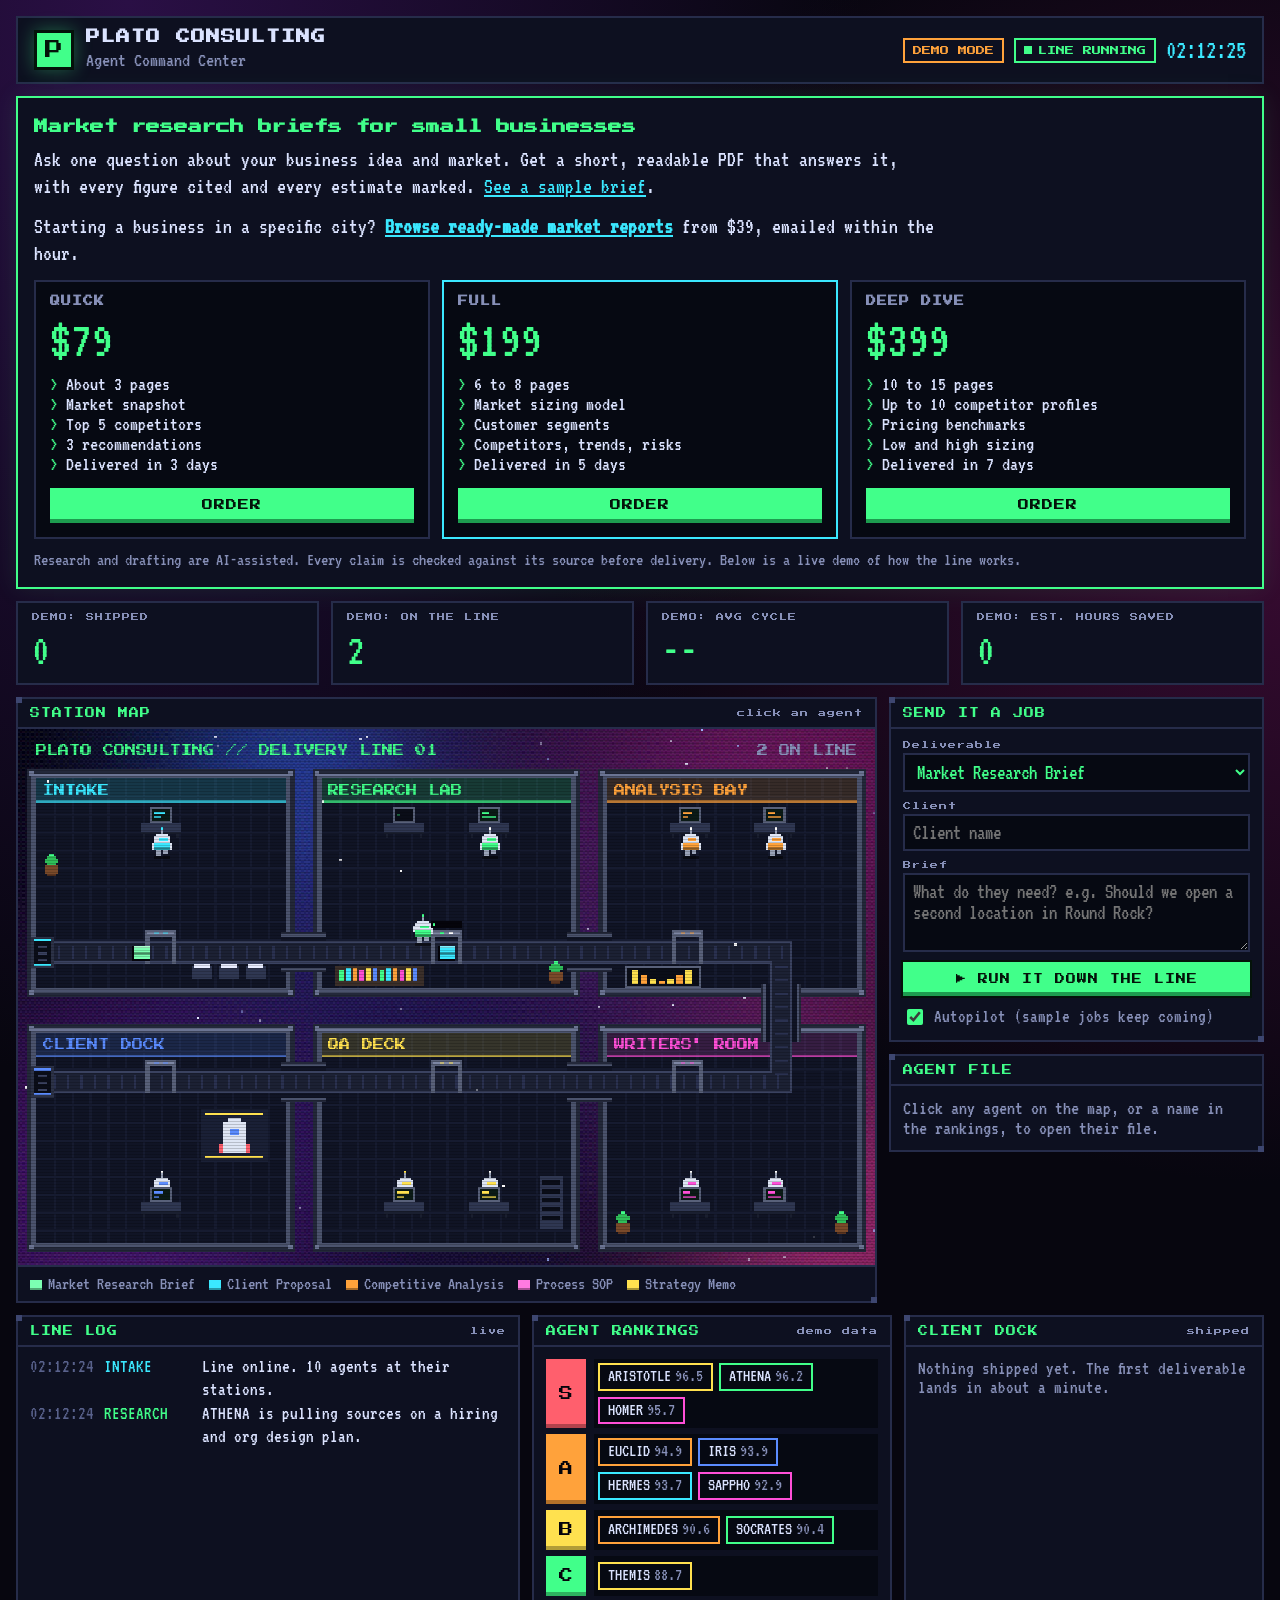
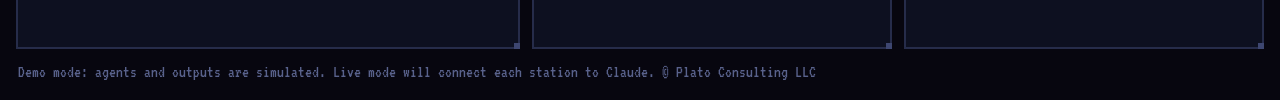
<file: index.html>
<!doctype html>
<html lang="en">
<head>
  <meta charset="utf-8">
  <meta name="viewport" content="width=device-width, initial-scale=1">
  <title>Plato Command Center</title>
  <meta name="description" content="Plato Consulting LLC agent command center: watch AI agents carry client deliverables down the line.">
  <link rel="preconnect" href="https://fonts.googleapis.com">
  <link rel="preconnect" href="https://fonts.gstatic.com" crossorigin>
  <link href="https://fonts.googleapis.com/css2?family=Press+Start+2P&family=VT323&display=swap" rel="stylesheet">
  <link rel="stylesheet" href="styles.css">
</head>
<body>
  <div class="wrap">
    <header class="topbar">
      <div class="brand">
        <div class="mark" aria-hidden="true">P</div>
        <div>
          <h1>PLATO CONSULTING</h1>
          <p>Agent Command Center</p>
        </div>
      </div>
      <div class="status">
        <span class="pill demo" title="Agents and outputs are simulated">DEMO MODE</span>
        <span class="pill live"><i class="dot"></i>LINE RUNNING</span>
        <span class="clock" id="clock">--:--:--</span>
      </div>
    </header>

    <section class="offer" aria-labelledby="offerTitle">
      <div class="offer-intro">
        <h2 id="offerTitle">Market research briefs for small businesses</h2>
        <p>Ask one question about your business idea and market. Get a short, readable PDF that answers it, with every figure cited and every estimate marked. <a href="samples/market-research-brief-sample.html">See a sample brief</a>.</p>
        <p class="ready-made">Starting a business in a specific city? <a href="reports/index.html"><b>Browse ready-made market reports</b></a> from $39, emailed within the hour.</p>
      </div>
      <div class="packages">
        <article class="pkg">
          <h3>QUICK</h3><div class="price">$79</div>
          <ul><li>About 3 pages</li><li>Market snapshot</li><li>Top 5 competitors</li><li>3 recommendations</li><li>Delivered in 3 days</li></ul>
          <a class="buy" href="https://buy.stripe.com/fZu4gzf4Qd2B8Io6IM3Nm00" target="_blank" rel="noopener">ORDER</a>
        </article>
        <article class="pkg featured">
          <h3>FULL</h3><div class="price">$199</div>
          <ul><li>6 to 8 pages</li><li>Market sizing model</li><li>Customer segments</li><li>Competitors, trends, risks</li><li>Delivered in 5 days</li></ul>
          <a class="buy" href="https://buy.stripe.com/8x24gzcWI4w5bUA7MQ3Nm01" target="_blank" rel="noopener">ORDER</a>
        </article>
        <article class="pkg">
          <h3>DEEP DIVE</h3><div class="price">$399</div>
          <ul><li>10 to 15 pages</li><li>Up to 10 competitor profiles</li><li>Pricing benchmarks</li><li>Low and high sizing</li><li>Delivered in 7 days</li></ul>
          <a class="buy" href="https://buy.stripe.com/4gM6oH1e0e6Ff6Mc363Nm02" target="_blank" rel="noopener">ORDER</a>
        </article>
      </div>
      <p class="offer-note">Research and drafting are AI-assisted. Every claim is checked against its source before delivery. Below is a live demo of how the line works.</p>
    </section>

    <section class="kpis" aria-label="Demo line stats">
      <div class="kpi"><div class="label">DEMO: SHIPPED</div><div class="value" id="kShipped">0</div></div>
      <div class="kpi"><div class="label">DEMO: ON THE LINE</div><div class="value" id="kLine">0</div></div>
      <div class="kpi"><div class="label">DEMO: AVG CYCLE</div><div class="value" id="kCycle">--</div></div>
      <div class="kpi"><div class="label">DEMO: EST. HOURS SAVED</div><div class="value" id="kHours">0</div></div>
    </section>

    <main class="grid">
      <section class="panel map-panel">
        <div class="panel-head"><span>STATION MAP</span><span class="hint">click an agent</span></div>
        <div class="map-wrap"><canvas id="map" width="1152" height="720" aria-label="Pixel map of the delivery line"></canvas></div>
        <div class="legend" id="legend"></div>
      </section>

      <aside class="side">
        <section class="panel">
          <div class="panel-head"><span>SEND IT A JOB</span><span class="hint" id="queueHint"></span></div>
          <form class="panel-body job-form" id="jobForm" autocomplete="off">
            <label>Deliverable
              <select id="fType"></select>
            </label>
            <label>Client
              <input id="fClient" type="text" maxlength="40" placeholder="Client name" required>
            </label>
            <label>Brief
              <textarea id="fBrief" rows="3" maxlength="240" placeholder="What do they need? e.g. Should we open a second location in Round Rock?"></textarea>
            </label>
            <button type="submit" class="run">&#9654; RUN IT DOWN THE LINE</button>
            <label class="toggle"><input type="checkbox" id="fAuto" checked> Autopilot (sample jobs keep coming)</label>
          </form>
        </section>

        <section class="panel">
          <div class="panel-head"><span>AGENT FILE</span></div>
          <div class="panel-body" id="inspector"></div>
        </section>
      </aside>

      <div class="bottom">
        <section class="panel">
          <div class="panel-head"><span>LINE LOG</span><span class="hint">live</span></div>
          <div class="log" id="log" role="log" aria-live="polite"></div>
        </section>

        <section class="panel">
          <div class="panel-head"><span>AGENT RANKINGS</span><span class="hint">demo data</span></div>
          <div class="panel-body tiers" id="tiers"></div>
        </section>

        <section class="panel">
          <div class="panel-head"><span>CLIENT DOCK</span><span class="hint">shipped</span></div>
          <div class="panel-body shipped" id="shipped"></div>
        </section>
      </div>
    </main>

    <footer class="foot">Demo mode: agents and outputs are simulated. Live mode will connect each station to Claude. &copy; Plato Consulting LLC</footer>
  </div>

  <dialog id="doc">
    <div class="doc" id="docBody"></div>
    <div class="doc-actions">
      <button type="button" id="docDownload">DOWNLOAD .MD</button>
      <button type="button" id="docClose" class="ghost">CLOSE</button>
    </div>
  </dialog>

  <div id="err" class="err" hidden></div>

  <script src="data.js"></script>
  <script src="app.js"></script>
</body>
</html>
</file>
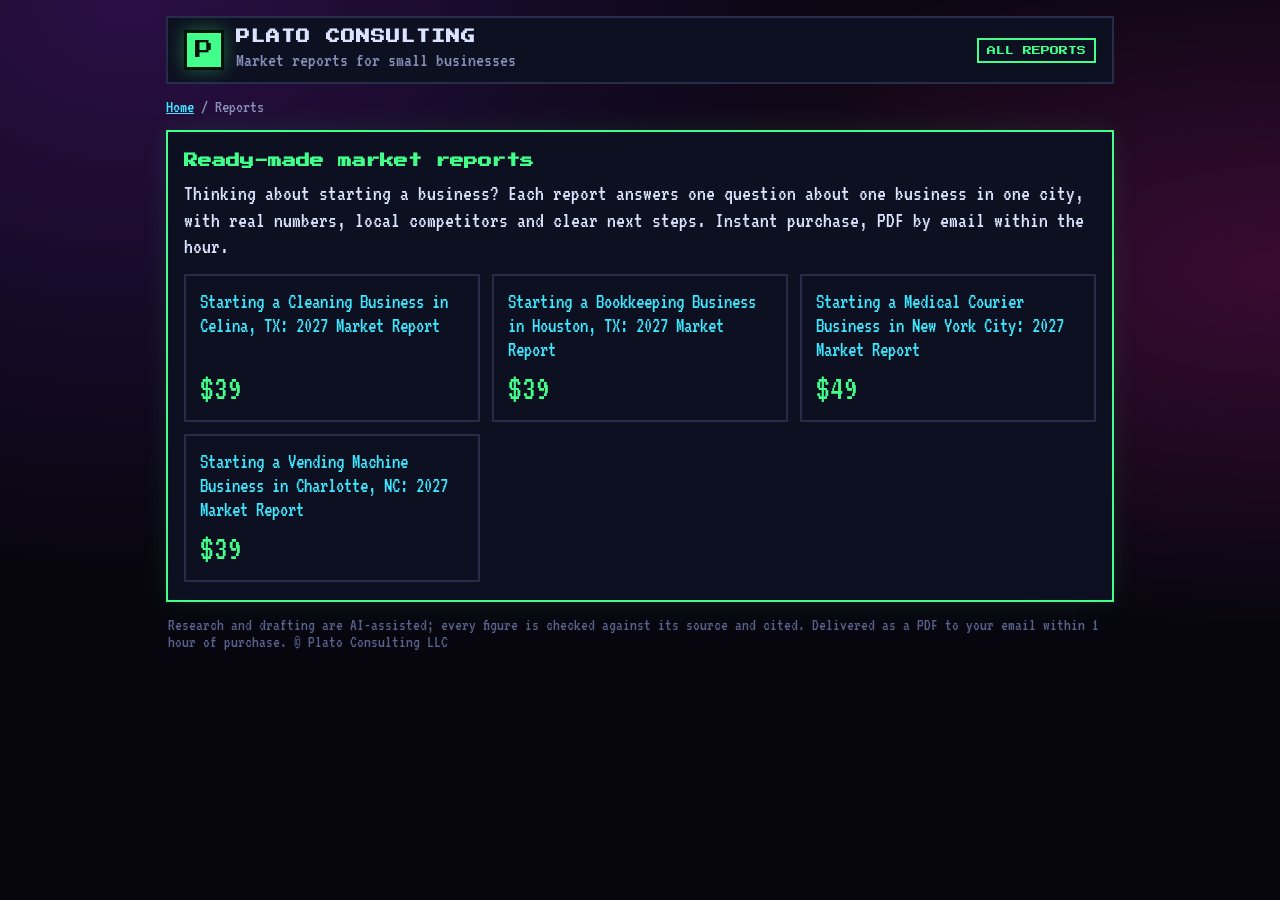
<file: reports/index.html>
<!doctype html>
<html lang="en"><head><meta charset="utf-8"><meta name="viewport" content="width=device-width, initial-scale=1">
<title>Ready-made market reports for small businesses | Plato Consulting</title><meta name="description" content="Sourced market reports for people starting a small business: local demand, competitors, pricing and licensing, city by city.">
<link rel="canonical" href="https://platoconsulting.github.io/plato-command-center/reports/">
<meta property="og:title" content="Ready-made market reports for small businesses | Plato Consulting"><meta property="og:description" content="Sourced market reports for people starting a small business: local demand, competitors, pricing and licensing, city by city."><meta property="og:type" content="product">
<link rel="preconnect" href="https://fonts.googleapis.com"><link rel="preconnect" href="https://fonts.gstatic.com" crossorigin>
<link href="https://fonts.googleapis.com/css2?family=Press+Start+2P&family=VT323&display=swap" rel="stylesheet">
<link rel="stylesheet" href="../styles.css"><style>
.store { max-width: 980px; margin: 0 auto; }
.crumbs { font-size: 18px; color: var(--muted); margin: 14px 0; } .crumbs a { color: var(--cyan); }
.hero { display: grid; grid-template-columns: minmax(0, 1.2fr) minmax(0, 1fr); gap: 18px; align-items: start; }
.hero h1 { font-family: var(--pixel); font-size: 18px; line-height: 1.6; color: #fff; margin: 0 0 12px; }
.hero .q { font-size: 23px; line-height: 1.2; margin: 0 0 14px; }
.buybox { background: var(--panel); border: 2px solid var(--green); padding: 16px; }
.buybox .price { font-size: 56px; line-height: 1; color: var(--green); }
.buybox .buy { display: block; text-align: center; font-family: var(--pixel); font-size: 12px; padding: 14px; margin: 12px 0 8px;
  color: #04130a; background: var(--green); text-decoration: none; box-shadow: inset 0 -4px 0 #1d9c4f; }
.buybox small { color: var(--muted); font-size: 17px; display: block; }
.preview { border: 2px solid var(--line); background: #fff; position: relative; max-height: 520px; overflow: hidden; }
.preview img { width: 100%; display: block; }
.preview::after { content: ""; position: absolute; left: 0; right: 0; bottom: 0; height: 55%; background: linear-gradient(transparent, var(--bg)); }
.blk { background: var(--panel); border: 2px solid var(--line); padding: 14px 16px; margin: 14px 0; }
.blk h2 { font-family: var(--pixel); font-size: 11px; color: var(--green); margin: 0 0 10px; letter-spacing: 1px; }
.blk ul { margin: 0; padding-left: 0; list-style: none; font-size: 20px; } .blk li::before { content: "> "; color: var(--green); }
.teaser { font-size: 21px; line-height: 1.25; border-left: 3px solid var(--green); padding-left: 12px; }
.grid3 { display: grid; grid-template-columns: repeat(3, minmax(0, 1fr)); gap: 12px; }
.card { background: var(--panel); border: 2px solid var(--line); padding: 14px; display: flex; flex-direction: column; text-decoration: none; color: var(--text); }
.card:hover { border-color: var(--green); }
.card h3 { font-size: 21px; line-height: 1.15; margin: 0 0 10px; font-weight: normal; flex: 1; }
.card .p { font-size: 34px; color: var(--green); }
@media (max-width: 760px) { .hero, .grid3 { grid-template-columns: minmax(0, 1fr); } }
</style>

</head><body><div class="wrap store">
<header class="topbar"><a class="brand" href="../index.html" style="text-decoration:none;color:inherit"><div class="mark" aria-hidden="true">P</div><div><h1>PLATO CONSULTING</h1><p>Market reports for small businesses</p></div></a>
<div class="status"><a class="pill live" href="index.html" style="text-decoration:none">ALL REPORTS</a></div></header>

<div class="crumbs"><a href="../index.html">Home</a> / Reports</div>
<section class="offer"><div class="offer-intro"><h2>Ready-made market reports</h2>
<p>Thinking about starting a business? Each report answers one question about one business in one city, with real numbers, local competitors and clear next steps. Instant purchase, PDF by email within the hour.</p></div>
<div class="grid3"><a class="card" href="cleaning-celina-tx.html"><h3>Starting a Cleaning Business in Celina, TX: 2027 Market Report</h3><div class="p">$39</div></a><a class="card" href="bookkeeping-houston-tx.html"><h3>Starting a Bookkeeping Business in Houston, TX: 2027 Market Report</h3><div class="p">$39</div></a><a class="card" href="medical-courier-nyc.html"><h3>Starting a Medical Courier Business in New York City: 2027 Market Report</h3><div class="p">$49</div></a><a class="card" href="vending-charlotte-nc.html"><h3>Starting a Vending Machine Business in Charlotte, NC: 2027 Market Report</h3><div class="p">$39</div></a></div></section>
<footer class="foot">Research and drafting are AI-assisted; every figure is checked against its source and cited. Delivered as a PDF to your email within 1 hour of purchase. &copy; Plato Consulting LLC</footer>
</div></body></html>
</file>
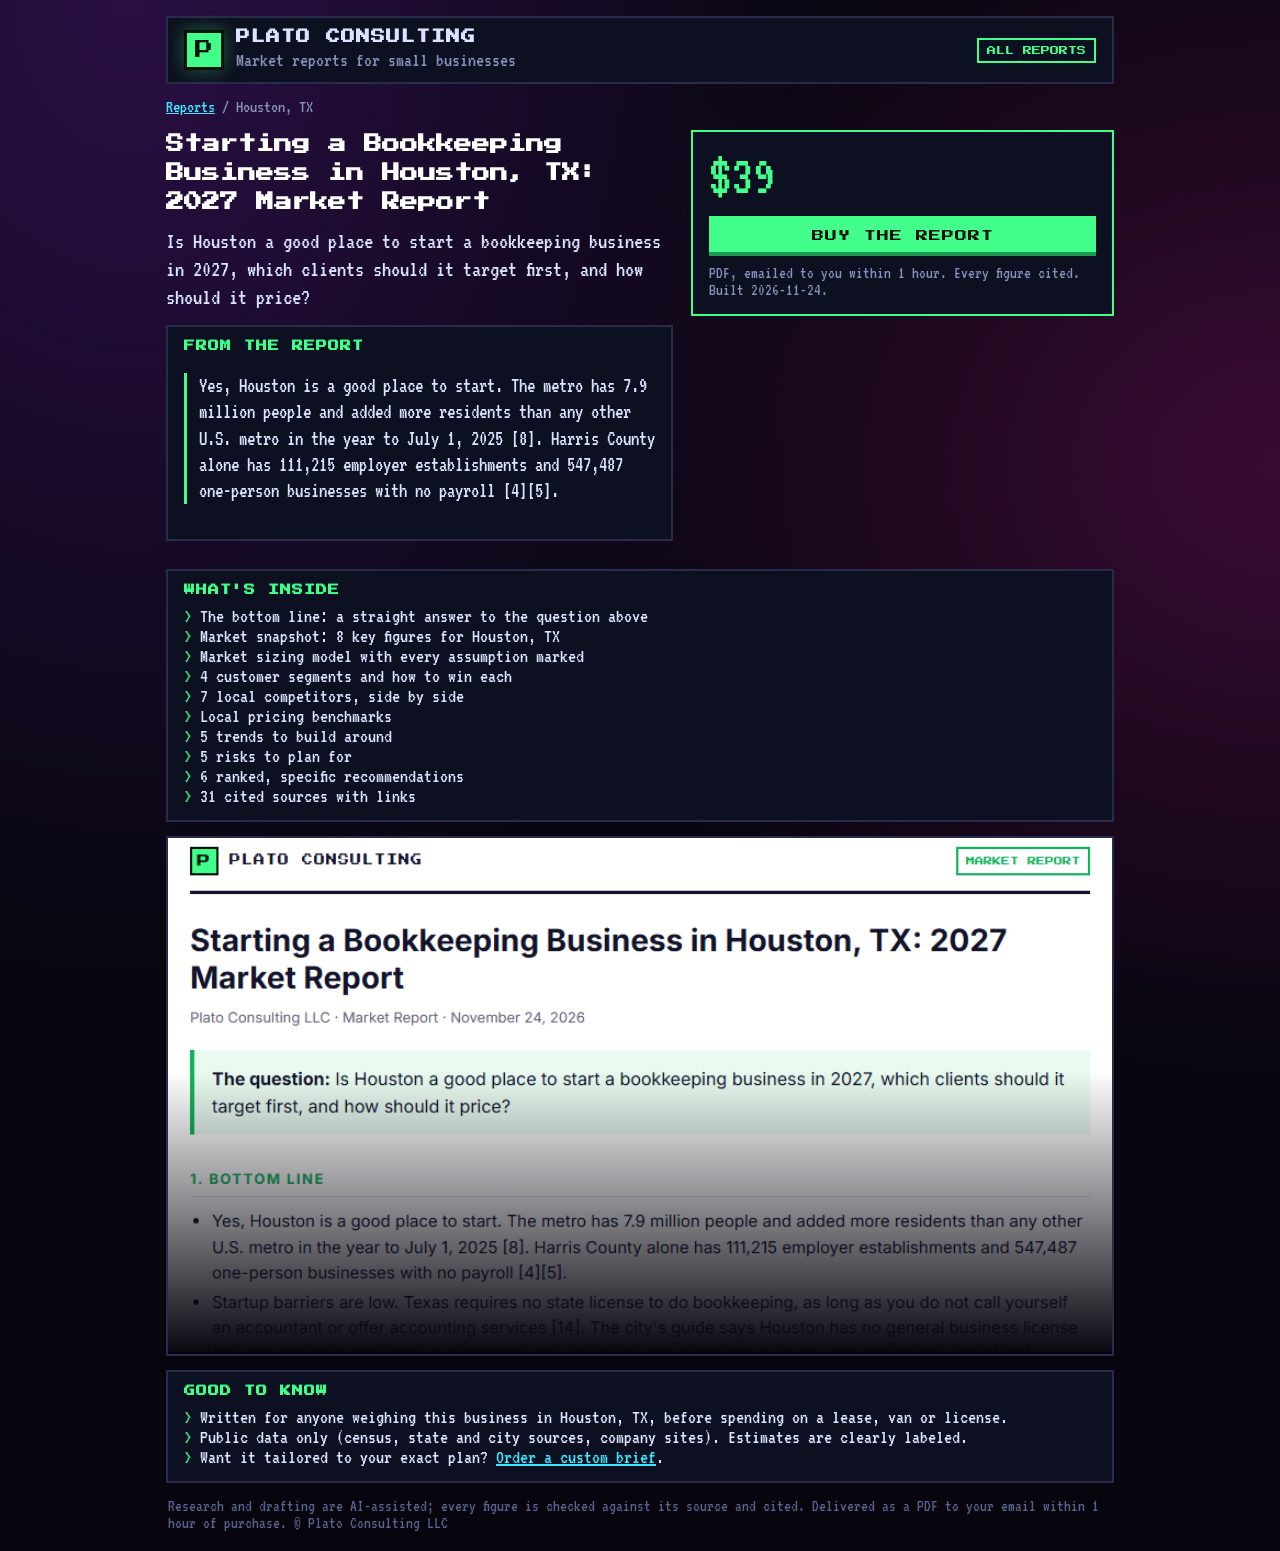
<file: reports/bookkeeping-houston-tx.html>
<!doctype html>
<html lang="en"><head><meta charset="utf-8"><meta name="viewport" content="width=device-width, initial-scale=1">
<title>Starting a Bookkeeping Business in Houston, TX: 2027 Market Report | Plato Consulting</title><meta name="description" content="Starting a Bookkeeping Business in Houston, TX: 2027 Market Report. Is Houston a good place to start a bookkeeping business in 2027, which clients should it target first, and how should it price? Sourced PDF report with 31 cited sources. $39, delivered by email within 1 hour.">
<link rel="canonical" href="https://platoconsulting.github.io/plato-command-center/reports/bookkeeping-houston-tx.html">
<meta property="og:title" content="Starting a Bookkeeping Business in Houston, TX: 2027 Market Report | Plato Consulting"><meta property="og:description" content="Starting a Bookkeeping Business in Houston, TX: 2027 Market Report. Is Houston a good place to start a bookkeeping business in 2027, which clients should it target first, and how should it price? Sourced PDF report with 31 cited sources. $39, delivered by email within 1 hour."><meta property="og:type" content="product">
<link rel="preconnect" href="https://fonts.googleapis.com"><link rel="preconnect" href="https://fonts.gstatic.com" crossorigin>
<link href="https://fonts.googleapis.com/css2?family=Press+Start+2P&family=VT323&display=swap" rel="stylesheet">
<link rel="stylesheet" href="../styles.css"><style>
.store { max-width: 980px; margin: 0 auto; }
.crumbs { font-size: 18px; color: var(--muted); margin: 14px 0; } .crumbs a { color: var(--cyan); }
.hero { display: grid; grid-template-columns: minmax(0, 1.2fr) minmax(0, 1fr); gap: 18px; align-items: start; }
.hero h1 { font-family: var(--pixel); font-size: 18px; line-height: 1.6; color: #fff; margin: 0 0 12px; }
.hero .q { font-size: 23px; line-height: 1.2; margin: 0 0 14px; }
.buybox { background: var(--panel); border: 2px solid var(--green); padding: 16px; }
.buybox .price { font-size: 56px; line-height: 1; color: var(--green); }
.buybox .buy { display: block; text-align: center; font-family: var(--pixel); font-size: 12px; padding: 14px; margin: 12px 0 8px;
  color: #04130a; background: var(--green); text-decoration: none; box-shadow: inset 0 -4px 0 #1d9c4f; }
.buybox small { color: var(--muted); font-size: 17px; display: block; }
.preview { border: 2px solid var(--line); background: #fff; position: relative; max-height: 520px; overflow: hidden; }
.preview img { width: 100%; display: block; }
.preview::after { content: ""; position: absolute; left: 0; right: 0; bottom: 0; height: 55%; background: linear-gradient(transparent, var(--bg)); }
.blk { background: var(--panel); border: 2px solid var(--line); padding: 14px 16px; margin: 14px 0; }
.blk h2 { font-family: var(--pixel); font-size: 11px; color: var(--green); margin: 0 0 10px; letter-spacing: 1px; }
.blk ul { margin: 0; padding-left: 0; list-style: none; font-size: 20px; } .blk li::before { content: "> "; color: var(--green); }
.teaser { font-size: 21px; line-height: 1.25; border-left: 3px solid var(--green); padding-left: 12px; }
.grid3 { display: grid; grid-template-columns: repeat(3, minmax(0, 1fr)); gap: 12px; }
.card { background: var(--panel); border: 2px solid var(--line); padding: 14px; display: flex; flex-direction: column; text-decoration: none; color: var(--text); }
.card:hover { border-color: var(--green); }
.card h3 { font-size: 21px; line-height: 1.15; margin: 0 0 10px; font-weight: normal; flex: 1; }
.card .p { font-size: 34px; color: var(--green); }
@media (max-width: 760px) { .hero, .grid3 { grid-template-columns: minmax(0, 1fr); } }
</style>
<script type="application/ld+json">{"@context":"https://schema.org","@type":"Product","name":"Starting a Bookkeeping Business in Houston, TX: 2027 Market Report","description":"Starting a Bookkeeping Business in Houston, TX: 2027 Market Report. Is Houston a good place to start a bookkeeping business in 2027, which clients should it target first, and how should it price? Sourced PDF report with 31 cited sources. $39, delivered by email within 1 hour.","brand":{"@type":"Brand","name":"Plato Consulting"},"offers":{"@type":"Offer","price":"39.00","priceCurrency":"USD","availability":"https://schema.org/InStock","url":"https://platoconsulting.github.io/plato-command-center/reports/bookkeeping-houston-tx.html"}}</script>
</head><body><div class="wrap store">
<header class="topbar"><a class="brand" href="../index.html" style="text-decoration:none;color:inherit"><div class="mark" aria-hidden="true">P</div><div><h1>PLATO CONSULTING</h1><p>Market reports for small businesses</p></div></a>
<div class="status"><a class="pill live" href="index.html" style="text-decoration:none">ALL REPORTS</a></div></header>

<div class="crumbs"><a href="index.html">Reports</a> / Houston, TX</div>
<section class="hero">
  <div>
    <h1>Starting a Bookkeeping Business in Houston, TX: 2027 Market Report</h1>
    <p class="q">Is Houston a good place to start a bookkeeping business in 2027, which clients should it target first, and how should it price?</p>
    <div class="blk"><h2>FROM THE REPORT</h2><p class="teaser">Yes, Houston is a good place to start. The metro has 7.9 million people and added more residents than any other U.S. metro in the year to July 1, 2025 [8]. Harris County alone has 111,215 employer establishments and 547,487 one-person businesses with no payroll [4][5].</p></div>
  </div>
  <aside class="buybox">
    <div class="price">$39</div>
    <a class="buy" href="https://buy.stripe.com/cNi28rcWI8Ml3o42sw3Nm04" target="_blank" rel="noopener">BUY THE REPORT</a>
    <small>PDF, emailed to you within 1 hour. Every figure cited. Built 2026-11-24.</small>
  </aside>
</section>
<section class="blk"><h2>WHAT'S INSIDE</h2><ul><li>The bottom line: a straight answer to the question above</li><li>Market snapshot: 8 key figures for Houston, TX</li><li>Market sizing model with every assumption marked</li><li>4 customer segments and how to win each</li><li>7 local competitors, side by side</li><li>Local pricing benchmarks</li><li>5 trends to build around</li><li>5 risks to plan for</li><li>6 ranked, specific recommendations</li><li>31 cited sources with links</li></ul></section>
<section class="preview"><img src="bookkeeping-houston-tx.png" alt="First page of the report"></section>
<section class="blk"><h2>GOOD TO KNOW</h2><ul>
<li>Written for anyone weighing this business in Houston, TX, before spending on a lease, van or license.</li>
<li>Public data only (census, state and city sources, company sites). Estimates are clearly labeled.</li>
<li>Want it tailored to your exact plan? <a href="../index.html" style="color:var(--cyan)">Order a custom brief</a>.</li>
</ul></section>
<footer class="foot">Research and drafting are AI-assisted; every figure is checked against its source and cited. Delivered as a PDF to your email within 1 hour of purchase. &copy; Plato Consulting LLC</footer>
</div></body></html>
</file>
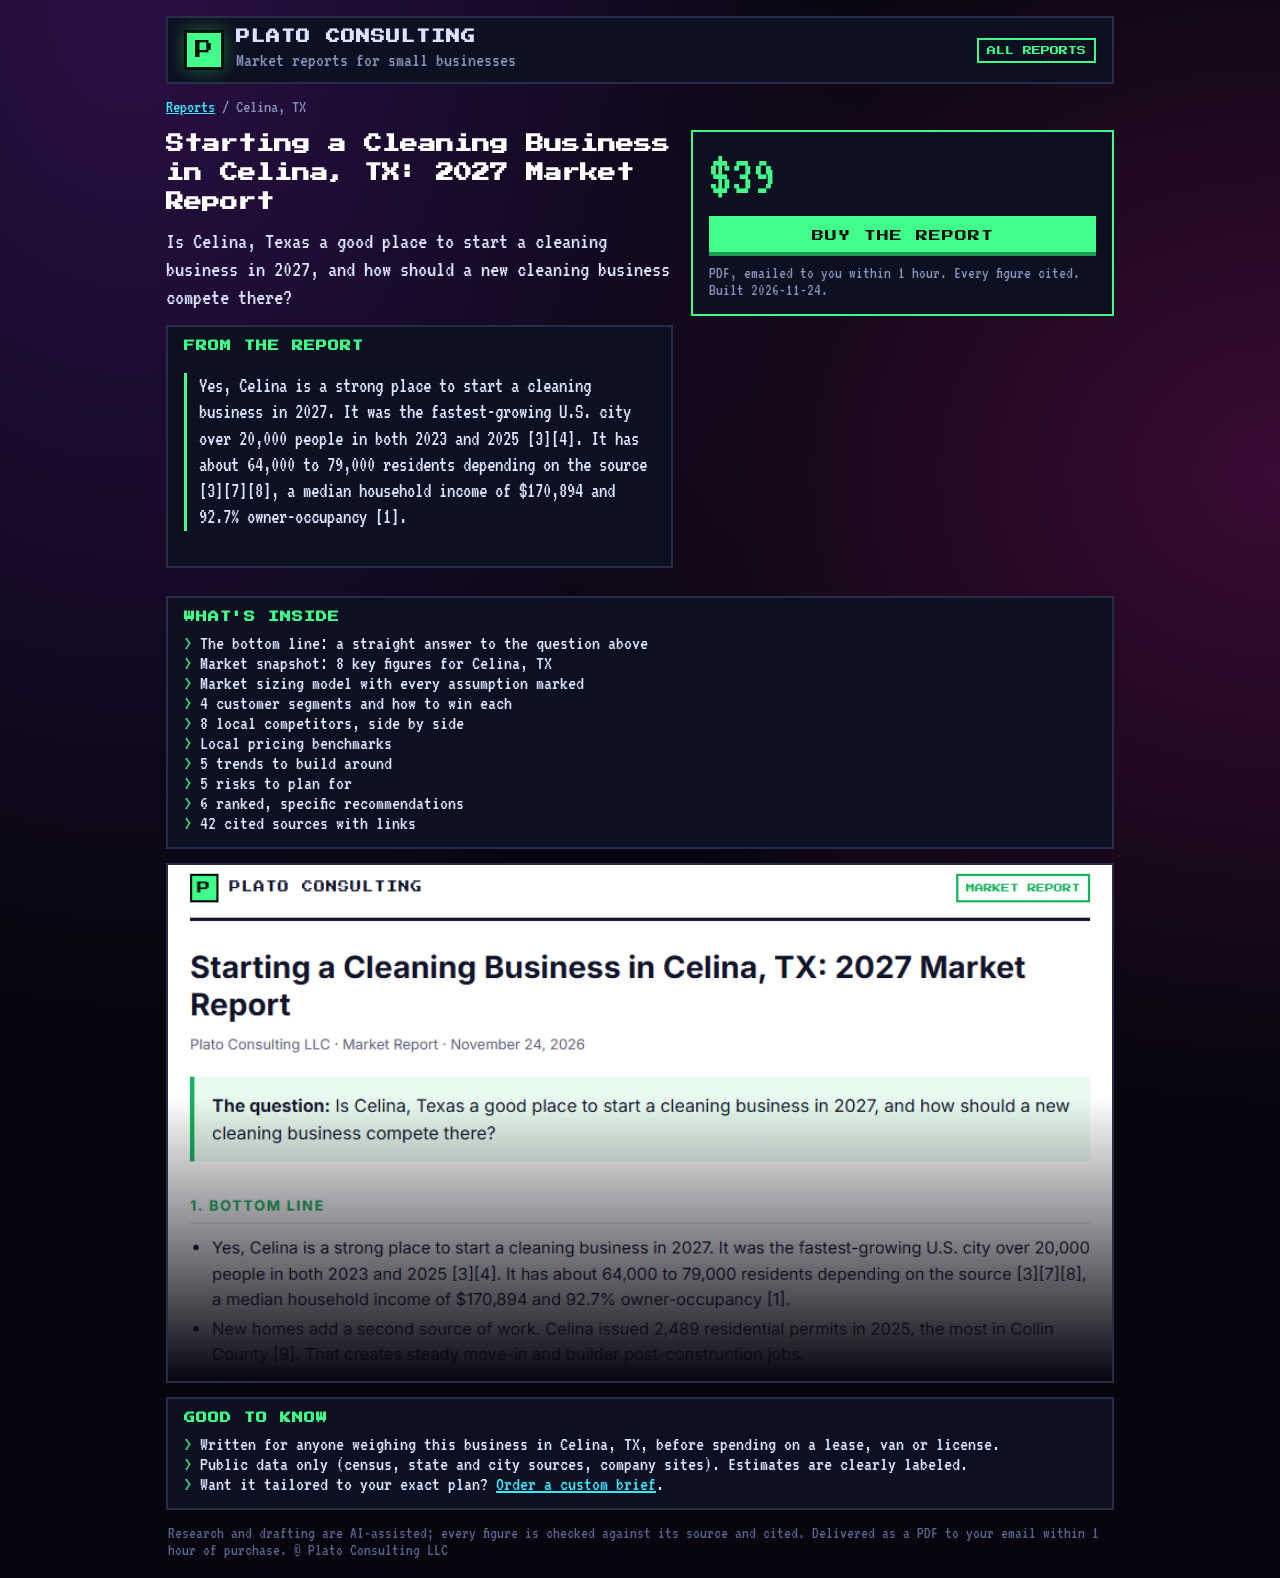
<file: reports/cleaning-celina-tx.html>
<!doctype html>
<html lang="en"><head><meta charset="utf-8"><meta name="viewport" content="width=device-width, initial-scale=1">
<title>Starting a Cleaning Business in Celina, TX: 2027 Market Report | Plato Consulting</title><meta name="description" content="Starting a Cleaning Business in Celina, TX: 2027 Market Report. Is Celina, Texas a good place to start a cleaning business in 2027, and how should a new cleaning business compete there? Sourced PDF report with 42 cited sources. $39, delivered by email within 1 hour.">
<link rel="canonical" href="https://platoconsulting.github.io/plato-command-center/reports/cleaning-celina-tx.html">
<meta property="og:title" content="Starting a Cleaning Business in Celina, TX: 2027 Market Report | Plato Consulting"><meta property="og:description" content="Starting a Cleaning Business in Celina, TX: 2027 Market Report. Is Celina, Texas a good place to start a cleaning business in 2027, and how should a new cleaning business compete there? Sourced PDF report with 42 cited sources. $39, delivered by email within 1 hour."><meta property="og:type" content="product">
<link rel="preconnect" href="https://fonts.googleapis.com"><link rel="preconnect" href="https://fonts.gstatic.com" crossorigin>
<link href="https://fonts.googleapis.com/css2?family=Press+Start+2P&family=VT323&display=swap" rel="stylesheet">
<link rel="stylesheet" href="../styles.css"><style>
.store { max-width: 980px; margin: 0 auto; }
.crumbs { font-size: 18px; color: var(--muted); margin: 14px 0; } .crumbs a { color: var(--cyan); }
.hero { display: grid; grid-template-columns: minmax(0, 1.2fr) minmax(0, 1fr); gap: 18px; align-items: start; }
.hero h1 { font-family: var(--pixel); font-size: 18px; line-height: 1.6; color: #fff; margin: 0 0 12px; }
.hero .q { font-size: 23px; line-height: 1.2; margin: 0 0 14px; }
.buybox { background: var(--panel); border: 2px solid var(--green); padding: 16px; }
.buybox .price { font-size: 56px; line-height: 1; color: var(--green); }
.buybox .buy { display: block; text-align: center; font-family: var(--pixel); font-size: 12px; padding: 14px; margin: 12px 0 8px;
  color: #04130a; background: var(--green); text-decoration: none; box-shadow: inset 0 -4px 0 #1d9c4f; }
.buybox small { color: var(--muted); font-size: 17px; display: block; }
.preview { border: 2px solid var(--line); background: #fff; position: relative; max-height: 520px; overflow: hidden; }
.preview img { width: 100%; display: block; }
.preview::after { content: ""; position: absolute; left: 0; right: 0; bottom: 0; height: 55%; background: linear-gradient(transparent, var(--bg)); }
.blk { background: var(--panel); border: 2px solid var(--line); padding: 14px 16px; margin: 14px 0; }
.blk h2 { font-family: var(--pixel); font-size: 11px; color: var(--green); margin: 0 0 10px; letter-spacing: 1px; }
.blk ul { margin: 0; padding-left: 0; list-style: none; font-size: 20px; } .blk li::before { content: "> "; color: var(--green); }
.teaser { font-size: 21px; line-height: 1.25; border-left: 3px solid var(--green); padding-left: 12px; }
.grid3 { display: grid; grid-template-columns: repeat(3, minmax(0, 1fr)); gap: 12px; }
.card { background: var(--panel); border: 2px solid var(--line); padding: 14px; display: flex; flex-direction: column; text-decoration: none; color: var(--text); }
.card:hover { border-color: var(--green); }
.card h3 { font-size: 21px; line-height: 1.15; margin: 0 0 10px; font-weight: normal; flex: 1; }
.card .p { font-size: 34px; color: var(--green); }
@media (max-width: 760px) { .hero, .grid3 { grid-template-columns: minmax(0, 1fr); } }
</style>
<script type="application/ld+json">{"@context":"https://schema.org","@type":"Product","name":"Starting a Cleaning Business in Celina, TX: 2027 Market Report","description":"Starting a Cleaning Business in Celina, TX: 2027 Market Report. Is Celina, Texas a good place to start a cleaning business in 2027, and how should a new cleaning business compete there? Sourced PDF report with 42 cited sources. $39, delivered by email within 1 hour.","brand":{"@type":"Brand","name":"Plato Consulting"},"offers":{"@type":"Offer","price":"39.00","priceCurrency":"USD","availability":"https://schema.org/InStock","url":"https://platoconsulting.github.io/plato-command-center/reports/cleaning-celina-tx.html"}}</script>
</head><body><div class="wrap store">
<header class="topbar"><a class="brand" href="../index.html" style="text-decoration:none;color:inherit"><div class="mark" aria-hidden="true">P</div><div><h1>PLATO CONSULTING</h1><p>Market reports for small businesses</p></div></a>
<div class="status"><a class="pill live" href="index.html" style="text-decoration:none">ALL REPORTS</a></div></header>

<div class="crumbs"><a href="index.html">Reports</a> / Celina, TX</div>
<section class="hero">
  <div>
    <h1>Starting a Cleaning Business in Celina, TX: 2027 Market Report</h1>
    <p class="q">Is Celina, Texas a good place to start a cleaning business in 2027, and how should a new cleaning business compete there?</p>
    <div class="blk"><h2>FROM THE REPORT</h2><p class="teaser">Yes, Celina is a strong place to start a cleaning business in 2027. It was the fastest-growing U.S. city over 20,000 people in both 2023 and 2025 [3][4]. It has about 64,000 to 79,000 residents depending on the source [3][7][8], a median household income of $170,894 and 92.7% owner-occupancy [1].</p></div>
  </div>
  <aside class="buybox">
    <div class="price">$39</div>
    <a class="buy" href="https://buy.stripe.com/3cIdR9g8UaUte2Ic363Nm03" target="_blank" rel="noopener">BUY THE REPORT</a>
    <small>PDF, emailed to you within 1 hour. Every figure cited. Built 2026-11-24.</small>
  </aside>
</section>
<section class="blk"><h2>WHAT'S INSIDE</h2><ul><li>The bottom line: a straight answer to the question above</li><li>Market snapshot: 8 key figures for Celina, TX</li><li>Market sizing model with every assumption marked</li><li>4 customer segments and how to win each</li><li>8 local competitors, side by side</li><li>Local pricing benchmarks</li><li>5 trends to build around</li><li>5 risks to plan for</li><li>6 ranked, specific recommendations</li><li>42 cited sources with links</li></ul></section>
<section class="preview"><img src="cleaning-celina-tx.png" alt="First page of the report"></section>
<section class="blk"><h2>GOOD TO KNOW</h2><ul>
<li>Written for anyone weighing this business in Celina, TX, before spending on a lease, van or license.</li>
<li>Public data only (census, state and city sources, company sites). Estimates are clearly labeled.</li>
<li>Want it tailored to your exact plan? <a href="../index.html" style="color:var(--cyan)">Order a custom brief</a>.</li>
</ul></section>
<footer class="foot">Research and drafting are AI-assisted; every figure is checked against its source and cited. Delivered as a PDF to your email within 1 hour of purchase. &copy; Plato Consulting LLC</footer>
</div></body></html>
</file>
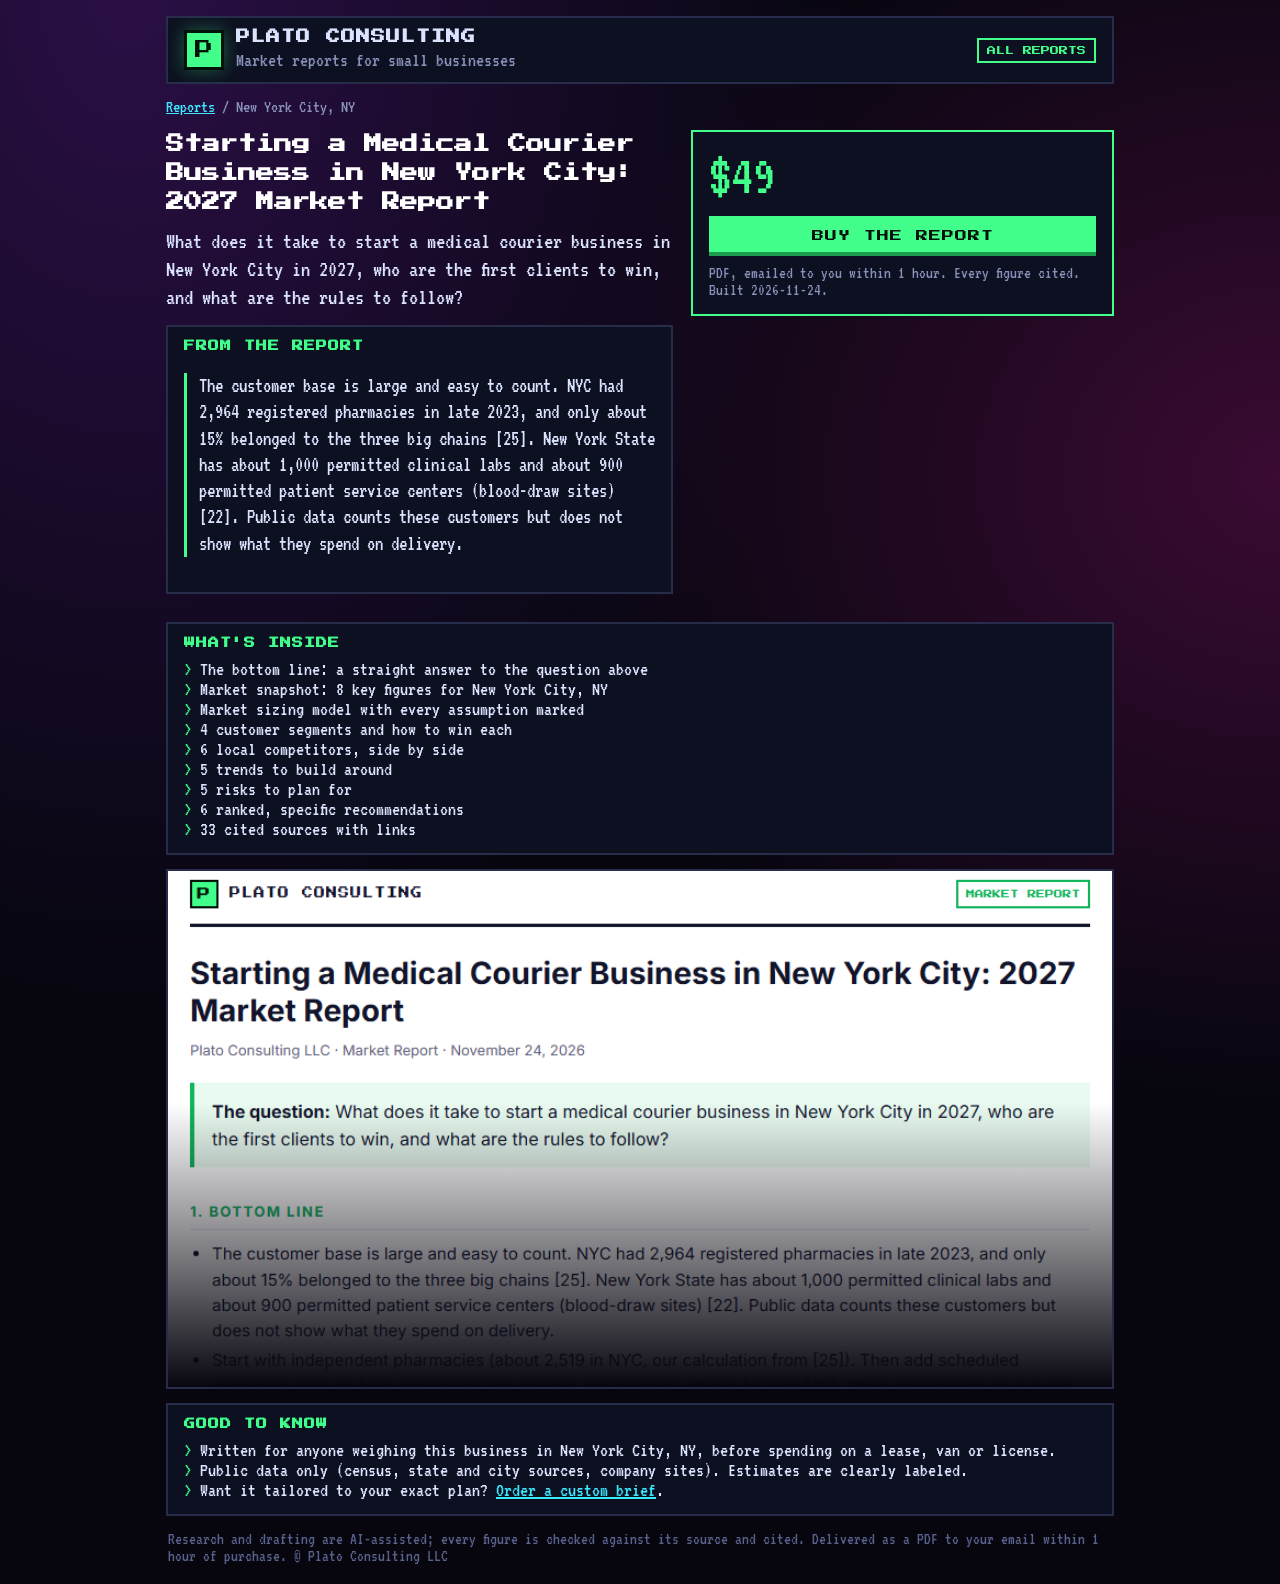
<file: reports/medical-courier-nyc.html>
<!doctype html>
<html lang="en"><head><meta charset="utf-8"><meta name="viewport" content="width=device-width, initial-scale=1">
<title>Starting a Medical Courier Business in New York City: 2027 Market Report | Plato Consulting</title><meta name="description" content="Starting a Medical Courier Business in New York City: 2027 Market Report. What does it take to start a medical courier business in New York City in 2027, who are the first clients to win, and what are the rules to follow? Sourced PDF report with 33 cited sources. $49, delivered by email within 1 hour.">
<link rel="canonical" href="https://platoconsulting.github.io/plato-command-center/reports/medical-courier-nyc.html">
<meta property="og:title" content="Starting a Medical Courier Business in New York City: 2027 Market Report | Plato Consulting"><meta property="og:description" content="Starting a Medical Courier Business in New York City: 2027 Market Report. What does it take to start a medical courier business in New York City in 2027, who are the first clients to win, and what are the rules to follow? Sourced PDF report with 33 cited sources. $49, delivered by email within 1 hour."><meta property="og:type" content="product">
<link rel="preconnect" href="https://fonts.googleapis.com"><link rel="preconnect" href="https://fonts.gstatic.com" crossorigin>
<link href="https://fonts.googleapis.com/css2?family=Press+Start+2P&family=VT323&display=swap" rel="stylesheet">
<link rel="stylesheet" href="../styles.css"><style>
.store { max-width: 980px; margin: 0 auto; }
.crumbs { font-size: 18px; color: var(--muted); margin: 14px 0; } .crumbs a { color: var(--cyan); }
.hero { display: grid; grid-template-columns: minmax(0, 1.2fr) minmax(0, 1fr); gap: 18px; align-items: start; }
.hero h1 { font-family: var(--pixel); font-size: 18px; line-height: 1.6; color: #fff; margin: 0 0 12px; }
.hero .q { font-size: 23px; line-height: 1.2; margin: 0 0 14px; }
.buybox { background: var(--panel); border: 2px solid var(--green); padding: 16px; }
.buybox .price { font-size: 56px; line-height: 1; color: var(--green); }
.buybox .buy { display: block; text-align: center; font-family: var(--pixel); font-size: 12px; padding: 14px; margin: 12px 0 8px;
  color: #04130a; background: var(--green); text-decoration: none; box-shadow: inset 0 -4px 0 #1d9c4f; }
.buybox small { color: var(--muted); font-size: 17px; display: block; }
.preview { border: 2px solid var(--line); background: #fff; position: relative; max-height: 520px; overflow: hidden; }
.preview img { width: 100%; display: block; }
.preview::after { content: ""; position: absolute; left: 0; right: 0; bottom: 0; height: 55%; background: linear-gradient(transparent, var(--bg)); }
.blk { background: var(--panel); border: 2px solid var(--line); padding: 14px 16px; margin: 14px 0; }
.blk h2 { font-family: var(--pixel); font-size: 11px; color: var(--green); margin: 0 0 10px; letter-spacing: 1px; }
.blk ul { margin: 0; padding-left: 0; list-style: none; font-size: 20px; } .blk li::before { content: "> "; color: var(--green); }
.teaser { font-size: 21px; line-height: 1.25; border-left: 3px solid var(--green); padding-left: 12px; }
.grid3 { display: grid; grid-template-columns: repeat(3, minmax(0, 1fr)); gap: 12px; }
.card { background: var(--panel); border: 2px solid var(--line); padding: 14px; display: flex; flex-direction: column; text-decoration: none; color: var(--text); }
.card:hover { border-color: var(--green); }
.card h3 { font-size: 21px; line-height: 1.15; margin: 0 0 10px; font-weight: normal; flex: 1; }
.card .p { font-size: 34px; color: var(--green); }
@media (max-width: 760px) { .hero, .grid3 { grid-template-columns: minmax(0, 1fr); } }
</style>
<script type="application/ld+json">{"@context":"https://schema.org","@type":"Product","name":"Starting a Medical Courier Business in New York City: 2027 Market Report","description":"Starting a Medical Courier Business in New York City: 2027 Market Report. What does it take to start a medical courier business in New York City in 2027, who are the first clients to win, and what are the rules to follow? Sourced PDF report with 33 cited sources. $49, delivered by email within 1 hour.","brand":{"@type":"Brand","name":"Plato Consulting"},"offers":{"@type":"Offer","price":"49.00","priceCurrency":"USD","availability":"https://schema.org/InStock","url":"https://platoconsulting.github.io/plato-command-center/reports/medical-courier-nyc.html"}}</script>
</head><body><div class="wrap store">
<header class="topbar"><a class="brand" href="../index.html" style="text-decoration:none;color:inherit"><div class="mark" aria-hidden="true">P</div><div><h1>PLATO CONSULTING</h1><p>Market reports for small businesses</p></div></a>
<div class="status"><a class="pill live" href="index.html" style="text-decoration:none">ALL REPORTS</a></div></header>

<div class="crumbs"><a href="index.html">Reports</a> / New York City, NY</div>
<section class="hero">
  <div>
    <h1>Starting a Medical Courier Business in New York City: 2027 Market Report</h1>
    <p class="q">What does it take to start a medical courier business in New York City in 2027, who are the first clients to win, and what are the rules to follow?</p>
    <div class="blk"><h2>FROM THE REPORT</h2><p class="teaser">The customer base is large and easy to count. NYC had 2,964 registered pharmacies in late 2023, and only about 15% belonged to the three big chains [25]. New York State has about 1,000 permitted clinical labs and about 900 permitted patient service centers (blood-draw sites) [22]. Public data counts these customers but does not show what they spend on delivery.</p></div>
  </div>
  <aside class="buybox">
    <div class="price">$49</div>
    <a class="buy" href="https://buy.stripe.com/aFa3cv8Gs8Ml1fW4AE3Nm05" target="_blank" rel="noopener">BUY THE REPORT</a>
    <small>PDF, emailed to you within 1 hour. Every figure cited. Built 2026-11-24.</small>
  </aside>
</section>
<section class="blk"><h2>WHAT'S INSIDE</h2><ul><li>The bottom line: a straight answer to the question above</li><li>Market snapshot: 8 key figures for New York City, NY</li><li>Market sizing model with every assumption marked</li><li>4 customer segments and how to win each</li><li>6 local competitors, side by side</li><li>5 trends to build around</li><li>5 risks to plan for</li><li>6 ranked, specific recommendations</li><li>33 cited sources with links</li></ul></section>
<section class="preview"><img src="medical-courier-nyc.png" alt="First page of the report"></section>
<section class="blk"><h2>GOOD TO KNOW</h2><ul>
<li>Written for anyone weighing this business in New York City, NY, before spending on a lease, van or license.</li>
<li>Public data only (census, state and city sources, company sites). Estimates are clearly labeled.</li>
<li>Want it tailored to your exact plan? <a href="../index.html" style="color:var(--cyan)">Order a custom brief</a>.</li>
</ul></section>
<footer class="foot">Research and drafting are AI-assisted; every figure is checked against its source and cited. Delivered as a PDF to your email within 1 hour of purchase. &copy; Plato Consulting LLC</footer>
</div></body></html>
</file>
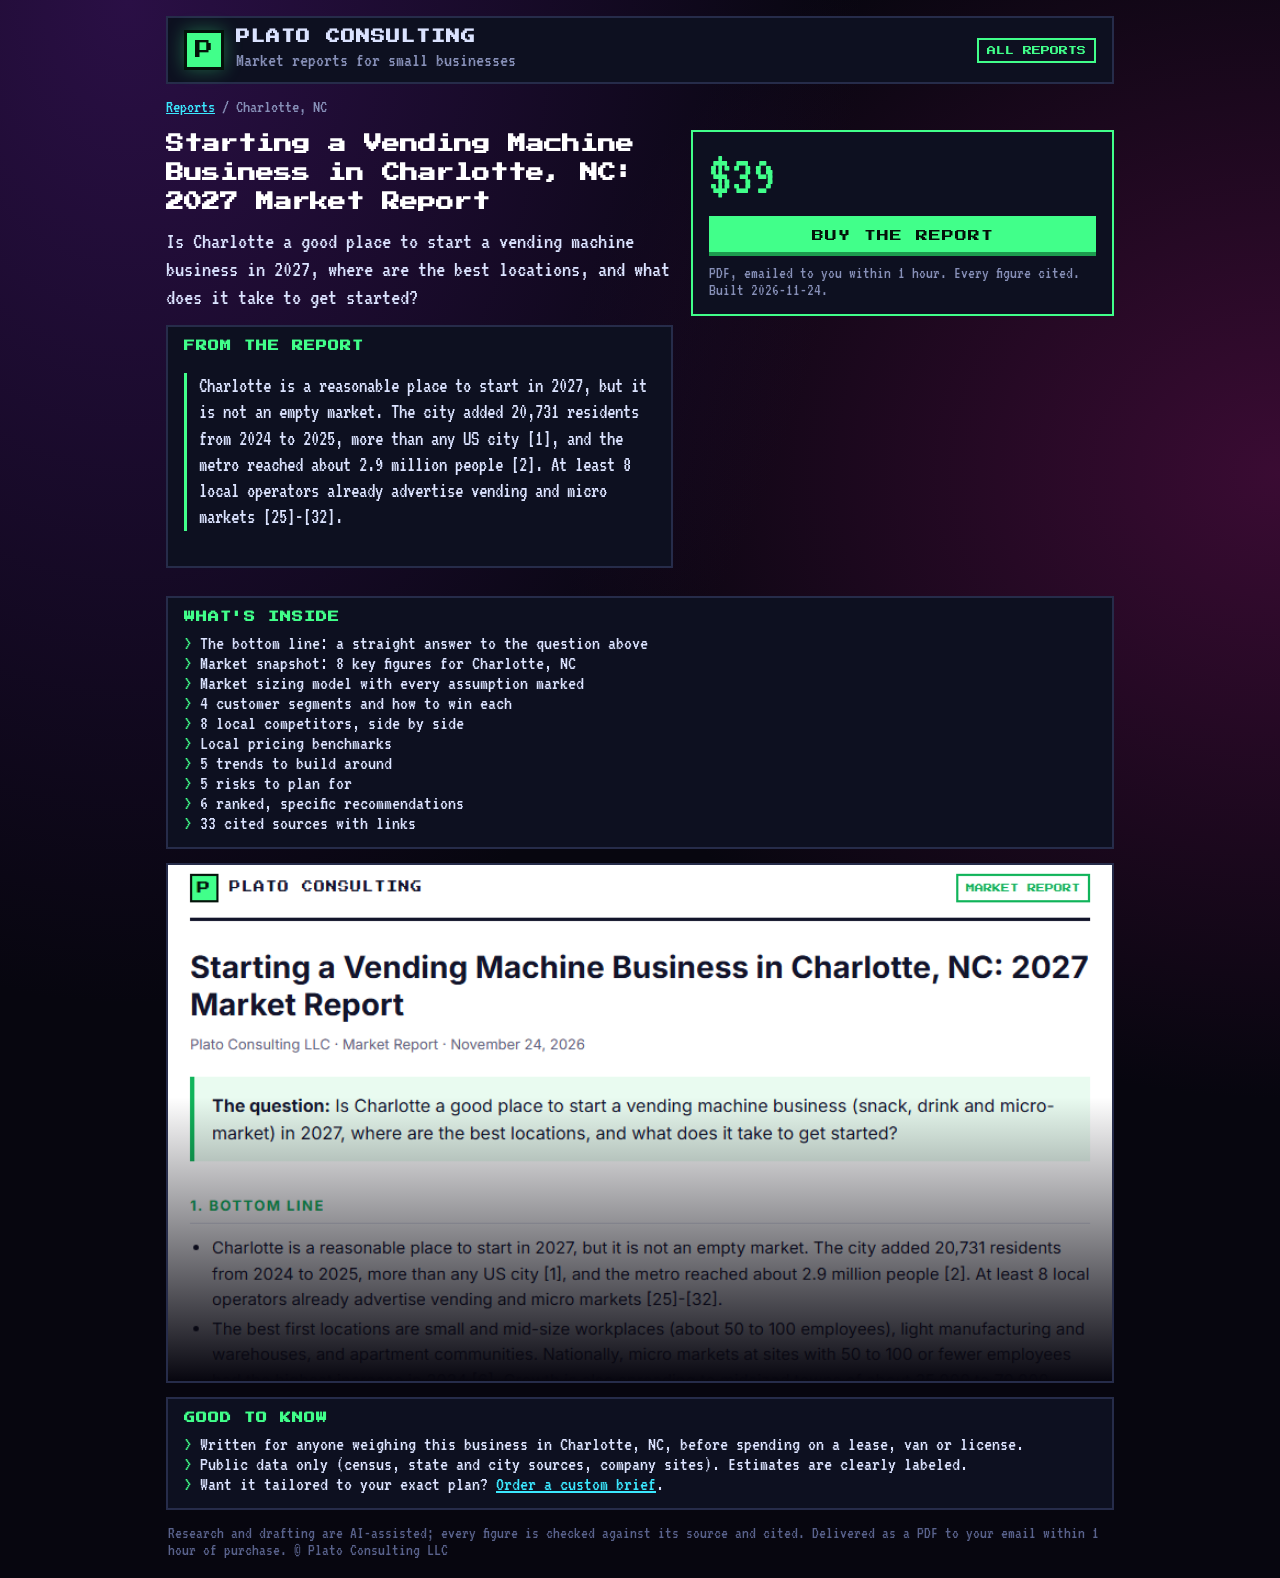
<file: reports/vending-charlotte-nc.html>
<!doctype html>
<html lang="en"><head><meta charset="utf-8"><meta name="viewport" content="width=device-width, initial-scale=1">
<title>Starting a Vending Machine Business in Charlotte, NC: 2027 Market Report | Plato Consulting</title><meta name="description" content="Starting a Vending Machine Business in Charlotte, NC: 2027 Market Report. Is Charlotte a good place to start a vending machine business in 2027, where are the best locations, and what does it take to get started? Sourced PDF report with 33 cited sources. $39, delivered by email within 1 hour.">
<link rel="canonical" href="https://platoconsulting.github.io/plato-command-center/reports/vending-charlotte-nc.html">
<meta property="og:title" content="Starting a Vending Machine Business in Charlotte, NC: 2027 Market Report | Plato Consulting"><meta property="og:description" content="Starting a Vending Machine Business in Charlotte, NC: 2027 Market Report. Is Charlotte a good place to start a vending machine business in 2027, where are the best locations, and what does it take to get started? Sourced PDF report with 33 cited sources. $39, delivered by email within 1 hour."><meta property="og:type" content="product">
<link rel="preconnect" href="https://fonts.googleapis.com"><link rel="preconnect" href="https://fonts.gstatic.com" crossorigin>
<link href="https://fonts.googleapis.com/css2?family=Press+Start+2P&family=VT323&display=swap" rel="stylesheet">
<link rel="stylesheet" href="../styles.css"><style>
.store { max-width: 980px; margin: 0 auto; }
.crumbs { font-size: 18px; color: var(--muted); margin: 14px 0; } .crumbs a { color: var(--cyan); }
.hero { display: grid; grid-template-columns: minmax(0, 1.2fr) minmax(0, 1fr); gap: 18px; align-items: start; }
.hero h1 { font-family: var(--pixel); font-size: 18px; line-height: 1.6; color: #fff; margin: 0 0 12px; }
.hero .q { font-size: 23px; line-height: 1.2; margin: 0 0 14px; }
.buybox { background: var(--panel); border: 2px solid var(--green); padding: 16px; }
.buybox .price { font-size: 56px; line-height: 1; color: var(--green); }
.buybox .buy { display: block; text-align: center; font-family: var(--pixel); font-size: 12px; padding: 14px; margin: 12px 0 8px;
  color: #04130a; background: var(--green); text-decoration: none; box-shadow: inset 0 -4px 0 #1d9c4f; }
.buybox small { color: var(--muted); font-size: 17px; display: block; }
.preview { border: 2px solid var(--line); background: #fff; position: relative; max-height: 520px; overflow: hidden; }
.preview img { width: 100%; display: block; }
.preview::after { content: ""; position: absolute; left: 0; right: 0; bottom: 0; height: 55%; background: linear-gradient(transparent, var(--bg)); }
.blk { background: var(--panel); border: 2px solid var(--line); padding: 14px 16px; margin: 14px 0; }
.blk h2 { font-family: var(--pixel); font-size: 11px; color: var(--green); margin: 0 0 10px; letter-spacing: 1px; }
.blk ul { margin: 0; padding-left: 0; list-style: none; font-size: 20px; } .blk li::before { content: "> "; color: var(--green); }
.teaser { font-size: 21px; line-height: 1.25; border-left: 3px solid var(--green); padding-left: 12px; }
.grid3 { display: grid; grid-template-columns: repeat(3, minmax(0, 1fr)); gap: 12px; }
.card { background: var(--panel); border: 2px solid var(--line); padding: 14px; display: flex; flex-direction: column; text-decoration: none; color: var(--text); }
.card:hover { border-color: var(--green); }
.card h3 { font-size: 21px; line-height: 1.15; margin: 0 0 10px; font-weight: normal; flex: 1; }
.card .p { font-size: 34px; color: var(--green); }
@media (max-width: 760px) { .hero, .grid3 { grid-template-columns: minmax(0, 1fr); } }
</style>
<script type="application/ld+json">{"@context":"https://schema.org","@type":"Product","name":"Starting a Vending Machine Business in Charlotte, NC: 2027 Market Report","description":"Starting a Vending Machine Business in Charlotte, NC: 2027 Market Report. Is Charlotte a good place to start a vending machine business in 2027, where are the best locations, and what does it take to get started? Sourced PDF report with 33 cited sources. $39, delivered by email within 1 hour.","brand":{"@type":"Brand","name":"Plato Consulting"},"offers":{"@type":"Offer","price":"39.00","priceCurrency":"USD","availability":"https://schema.org/InStock","url":"https://platoconsulting.github.io/plato-command-center/reports/vending-charlotte-nc.html"}}</script>
</head><body><div class="wrap store">
<header class="topbar"><a class="brand" href="../index.html" style="text-decoration:none;color:inherit"><div class="mark" aria-hidden="true">P</div><div><h1>PLATO CONSULTING</h1><p>Market reports for small businesses</p></div></a>
<div class="status"><a class="pill live" href="index.html" style="text-decoration:none">ALL REPORTS</a></div></header>

<div class="crumbs"><a href="index.html">Reports</a> / Charlotte, NC</div>
<section class="hero">
  <div>
    <h1>Starting a Vending Machine Business in Charlotte, NC: 2027 Market Report</h1>
    <p class="q">Is Charlotte a good place to start a vending machine business in 2027, where are the best locations, and what does it take to get started?</p>
    <div class="blk"><h2>FROM THE REPORT</h2><p class="teaser">Charlotte is a reasonable place to start in 2027, but it is not an empty market. The city added 20,731 residents from 2024 to 2025, more than any US city [1], and the metro reached about 2.9 million people [2]. At least 8 local operators already advertise vending and micro markets [25]-[32].</p></div>
  </div>
  <aside class="buybox">
    <div class="price">$39</div>
    <a class="buy" href="https://buy.stripe.com/3cI3cv09WgeNaQwc363Nm06" target="_blank" rel="noopener">BUY THE REPORT</a>
    <small>PDF, emailed to you within 1 hour. Every figure cited. Built 2026-11-24.</small>
  </aside>
</section>
<section class="blk"><h2>WHAT'S INSIDE</h2><ul><li>The bottom line: a straight answer to the question above</li><li>Market snapshot: 8 key figures for Charlotte, NC</li><li>Market sizing model with every assumption marked</li><li>4 customer segments and how to win each</li><li>8 local competitors, side by side</li><li>Local pricing benchmarks</li><li>5 trends to build around</li><li>5 risks to plan for</li><li>6 ranked, specific recommendations</li><li>33 cited sources with links</li></ul></section>
<section class="preview"><img src="vending-charlotte-nc.png" alt="First page of the report"></section>
<section class="blk"><h2>GOOD TO KNOW</h2><ul>
<li>Written for anyone weighing this business in Charlotte, NC, before spending on a lease, van or license.</li>
<li>Public data only (census, state and city sources, company sites). Estimates are clearly labeled.</li>
<li>Want it tailored to your exact plan? <a href="../index.html" style="color:var(--cyan)">Order a custom brief</a>.</li>
</ul></section>
<footer class="foot">Research and drafting are AI-assisted; every figure is checked against its source and cited. Delivered as a PDF to your email within 1 hour of purchase. &copy; Plato Consulting LLC</footer>
</div></body></html>
</file>
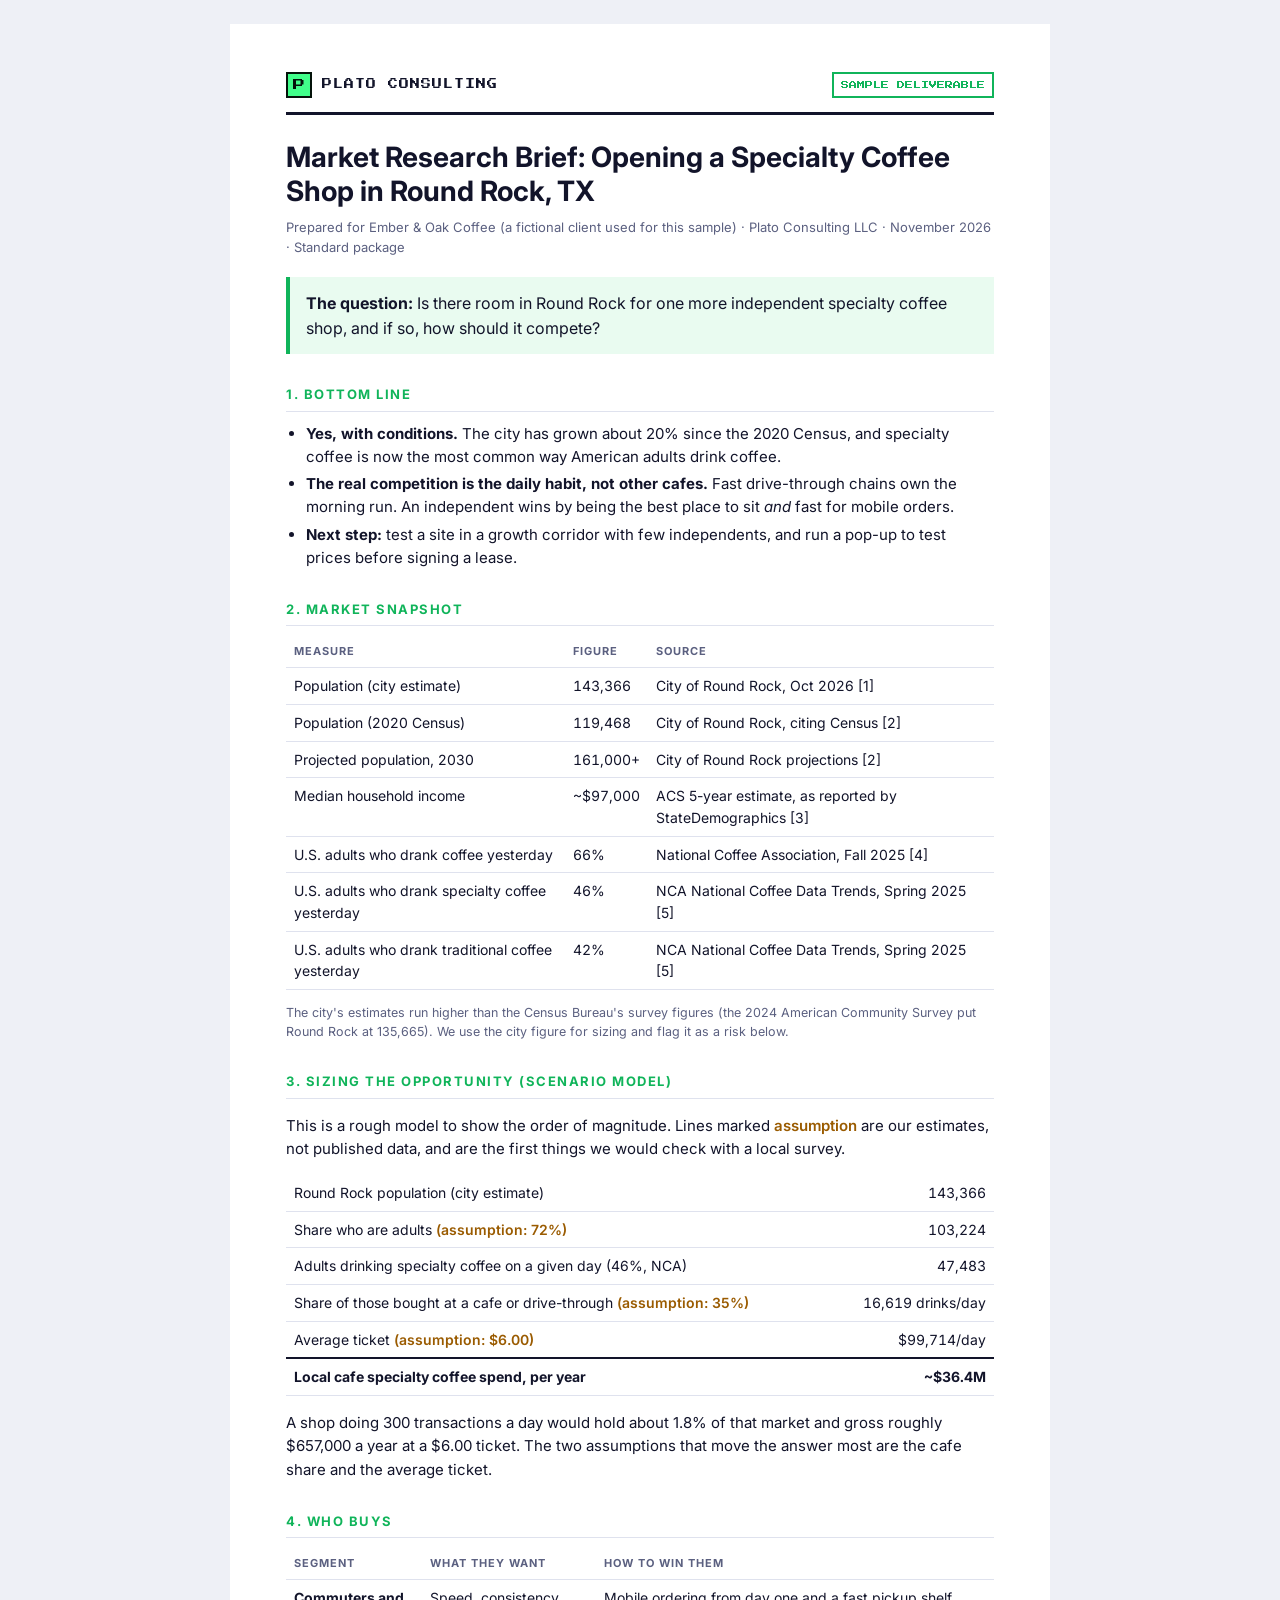
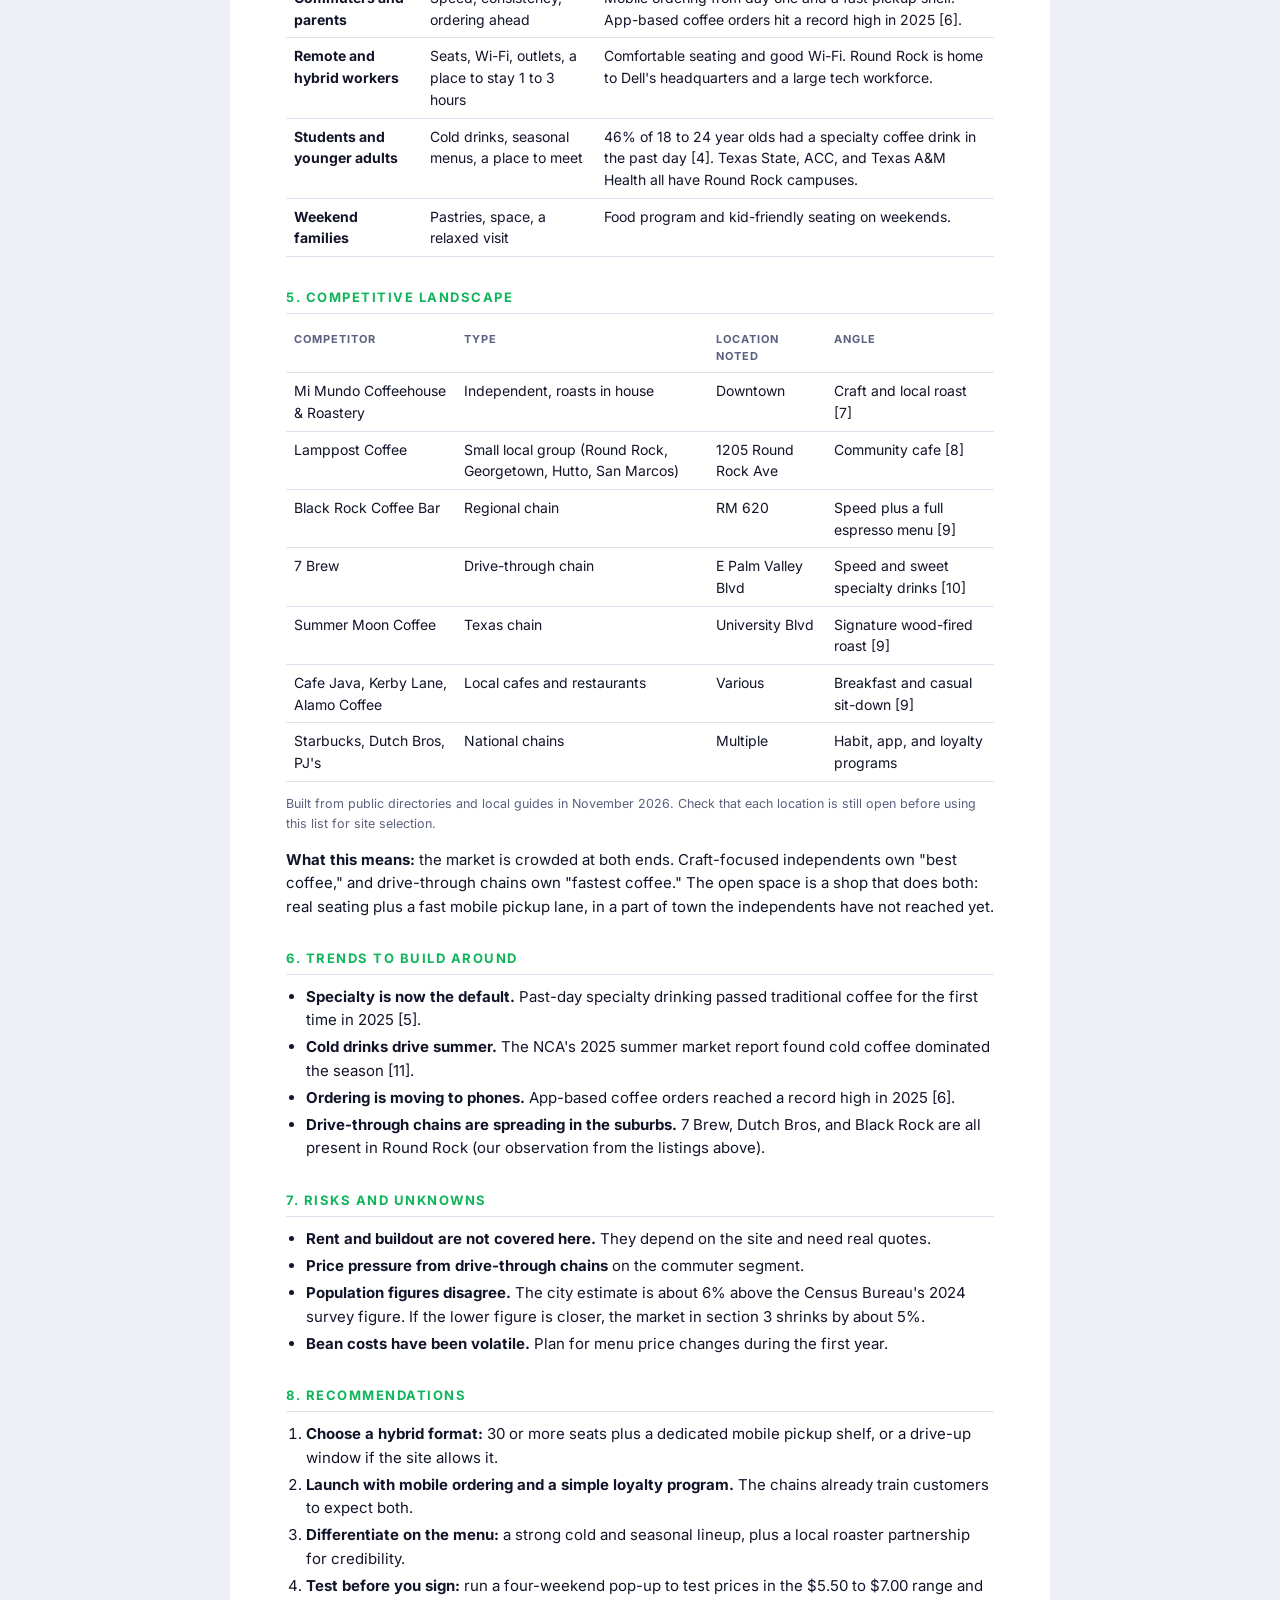
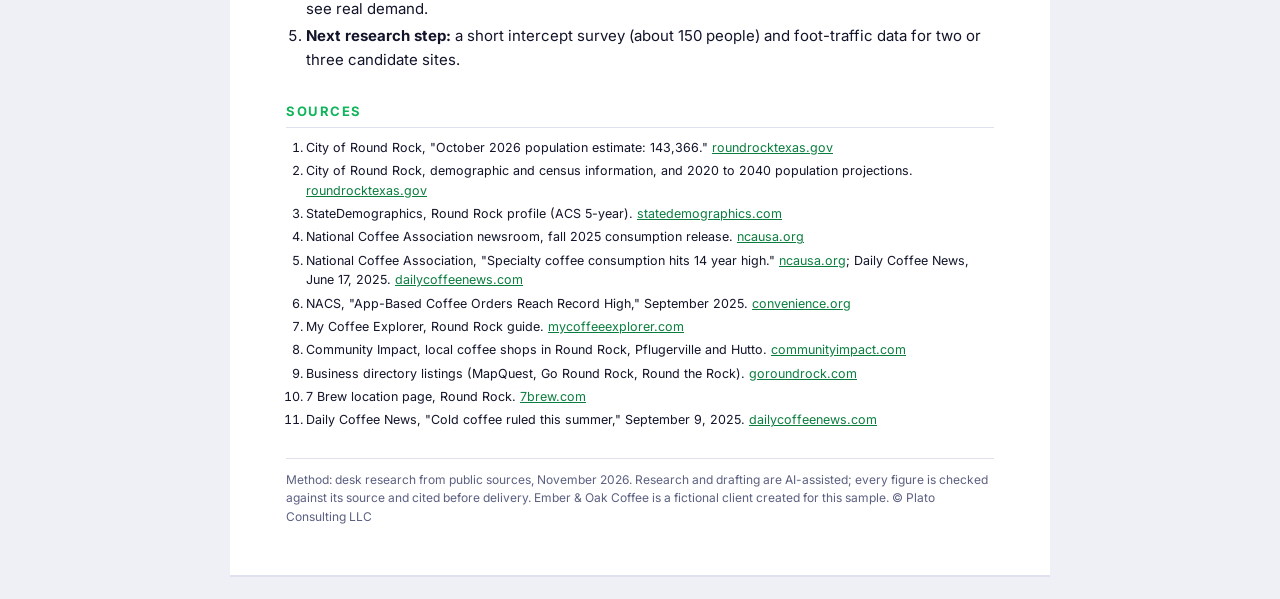
<file: samples/market-research-brief-sample.html>
<!doctype html>
<html lang="en">
<head>
  <meta charset="utf-8">
  <meta name="viewport" content="width=device-width, initial-scale=1">
  <title>Sample Market Research Brief</title>
  <meta name="description" content="Sample deliverable from Plato Consulting LLC: a market research brief on opening a specialty coffee shop in Round Rock, TX.">
  <link rel="preconnect" href="https://fonts.googleapis.com">
  <link rel="preconnect" href="https://fonts.gstatic.com" crossorigin>
  <link href="https://fonts.googleapis.com/css2?family=Press+Start+2P&family=Inter:wght@400;600;700&display=swap" rel="stylesheet">
  <style>
    :root { --ink: #12142a; --muted: #5b6080; --line: #dfe2ee; --accent: #10b45a; --accent-bg: #e9fbf0; --paper: #ffffff; --bg: #eef0f6; }
    * { box-sizing: border-box; }
    html, body { margin: 0; background: var(--bg); color: var(--ink); font-family: Inter, system-ui, sans-serif; font-size: 15px; line-height: 1.55; }
    .page { max-width: 820px; margin: 24px auto; background: var(--paper); padding: 48px 56px; box-shadow: 0 2px 0 var(--line); }
    .top { display: flex; justify-content: space-between; align-items: center; border-bottom: 3px solid var(--ink); padding-bottom: 14px; }
    .brand { display: flex; align-items: center; gap: 10px; font-family: "Press Start 2P", monospace; font-size: 10px; letter-spacing: 1px; }
    .mark { width: 26px; height: 26px; background: #41ff8a; color: #04130a; display: grid; place-items: center; font-size: 12px; box-shadow: inset 0 0 0 2px #04130a; }
    .stamp { font-family: "Press Start 2P", monospace; font-size: 8px; color: var(--accent); border: 2px solid var(--accent); padding: 5px 7px; }
    h1 { font-size: 28px; line-height: 1.2; margin: 26px 0 8px; }
    .meta { color: var(--muted); font-size: 13px; }
    .question { margin: 20px 0 6px; padding: 14px 16px; background: var(--accent-bg); border-left: 4px solid var(--accent); font-size: 16px; }
    h2 { font-size: 13px; text-transform: uppercase; letter-spacing: 1.5px; color: var(--accent); margin: 30px 0 10px; padding-bottom: 6px; border-bottom: 1px solid var(--line); }
    ul, ol { padding-left: 20px; margin: 8px 0; }
    li { margin: 4px 0; }
    table { width: 100%; border-collapse: collapse; margin: 8px 0; font-size: 14px; }
    th, td { text-align: left; padding: 7px 8px; border-bottom: 1px solid var(--line); vertical-align: top; }
    th { font-size: 11px; text-transform: uppercase; letter-spacing: 1px; color: var(--muted); }
    td.num { font-variant-numeric: tabular-nums; white-space: nowrap; }
    .note { font-size: 12.5px; color: var(--muted); }
    .assume { color: #9a5b00; font-weight: 600; }
    .model td:last-child { text-align: right; font-variant-numeric: tabular-nums; }
    .model tr.total td { font-weight: 700; border-top: 2px solid var(--ink); }
    .sources li { font-size: 12.5px; word-break: break-word; }
    .foot { margin-top: 28px; padding-top: 12px; border-top: 1px solid var(--line); font-size: 12px; color: var(--muted); }
    a { color: #0b7d3f; }
    @media (max-width: 640px) { .page { padding: 28px 16px; margin: 0; } h1 { font-size: 23px; } table { font-size: 13px; } }
    @media print {
      html, body { background: #fff; }
      .page { margin: 0; box-shadow: none; max-width: none; padding: 0; }
      h2 { break-after: avoid; }
      table, tr { break-inside: avoid; }
      @page { size: Letter; margin: 0.65in 0.7in; }
    }
  </style>
</head>
<body>
  <article class="page">
    <div class="top">
      <div class="brand"><div class="mark">P</div>PLATO CONSULTING</div>
      <div class="stamp">SAMPLE DELIVERABLE</div>
    </div>

    <h1>Market Research Brief: Opening a Specialty Coffee Shop in Round Rock, TX</h1>
    <div class="meta">Prepared for Ember &amp; Oak Coffee (a fictional client used for this sample) &middot; Plato Consulting LLC &middot; November 2026 &middot; Standard package</div>

    <div class="question"><b>The question:</b> Is there room in Round Rock for one more independent specialty coffee shop, and if so, how should it compete?</div>

    <h2>1. Bottom line</h2>
    <ul>
      <li><b>Yes, with conditions.</b> The city has grown about 20% since the 2020 Census, and specialty coffee is now the most common way American adults drink coffee.</li>
      <li><b>The real competition is the daily habit, not other cafes.</b> Fast drive-through chains own the morning run. An independent wins by being the best place to sit <i>and</i> fast for mobile orders.</li>
      <li><b>Next step:</b> test a site in a growth corridor with few independents, and run a pop-up to test prices before signing a lease.</li>
    </ul>

    <h2>2. Market snapshot</h2>
    <table>
      <tr><th>Measure</th><th>Figure</th><th>Source</th></tr>
      <tr><td>Population (city estimate)</td><td class="num">143,366</td><td>City of Round Rock, Oct 2026 [1]</td></tr>
      <tr><td>Population (2020 Census)</td><td class="num">119,468</td><td>City of Round Rock, citing Census [2]</td></tr>
      <tr><td>Projected population, 2030</td><td class="num">161,000+</td><td>City of Round Rock projections [2]</td></tr>
      <tr><td>Median household income</td><td class="num">~$97,000</td><td>ACS 5-year estimate, as reported by StateDemographics [3]</td></tr>
      <tr><td>U.S. adults who drank coffee yesterday</td><td class="num">66%</td><td>National Coffee Association, Fall 2025 [4]</td></tr>
      <tr><td>U.S. adults who drank specialty coffee yesterday</td><td class="num">46%</td><td>NCA National Coffee Data Trends, Spring 2025 [5]</td></tr>
      <tr><td>U.S. adults who drank traditional coffee yesterday</td><td class="num">42%</td><td>NCA National Coffee Data Trends, Spring 2025 [5]</td></tr>
    </table>
    <p class="note">The city's estimates run higher than the Census Bureau's survey figures (the 2024 American Community Survey put Round Rock at 135,665). We use the city figure for sizing and flag it as a risk below.</p>

    <h2>3. Sizing the opportunity (scenario model)</h2>
    <p>This is a rough model to show the order of magnitude. Lines marked <span class="assume">assumption</span> are our estimates, not published data, and are the first things we would check with a local survey.</p>
    <table class="model">
      <tr><td>Round Rock population (city estimate)</td><td>143,366</td></tr>
      <tr><td>Share who are adults <span class="assume">(assumption: 72%)</span></td><td>103,224</td></tr>
      <tr><td>Adults drinking specialty coffee on a given day (46%, NCA)</td><td>47,483</td></tr>
      <tr><td>Share of those bought at a cafe or drive-through <span class="assume">(assumption: 35%)</span></td><td>16,619 drinks/day</td></tr>
      <tr><td>Average ticket <span class="assume">(assumption: $6.00)</span></td><td>$99,714/day</td></tr>
      <tr class="total"><td>Local cafe specialty coffee spend, per year</td><td>~$36.4M</td></tr>
    </table>
    <p>A shop doing 300 transactions a day would hold about 1.8% of that market and gross roughly $657,000 a year at a $6.00 ticket. The two assumptions that move the answer most are the cafe share and the average ticket.</p>

    <h2>4. Who buys</h2>
    <table>
      <tr><th>Segment</th><th>What they want</th><th>How to win them</th></tr>
      <tr><td><b>Commuters and parents</b></td><td>Speed, consistency, ordering ahead</td><td>Mobile ordering from day one and a fast pickup shelf. App-based coffee orders hit a record high in 2025 [6].</td></tr>
      <tr><td><b>Remote and hybrid workers</b></td><td>Seats, Wi-Fi, outlets, a place to stay 1 to 3 hours</td><td>Comfortable seating and good Wi-Fi. Round Rock is home to Dell's headquarters and a large tech workforce.</td></tr>
      <tr><td><b>Students and younger adults</b></td><td>Cold drinks, seasonal menus, a place to meet</td><td>46% of 18 to 24 year olds had a specialty coffee drink in the past day [4]. Texas State, ACC, and Texas A&amp;M Health all have Round Rock campuses.</td></tr>
      <tr><td><b>Weekend families</b></td><td>Pastries, space, a relaxed visit</td><td>Food program and kid-friendly seating on weekends.</td></tr>
    </table>

    <h2>5. Competitive landscape</h2>
    <table>
      <tr><th>Competitor</th><th>Type</th><th>Location noted</th><th>Angle</th></tr>
      <tr><td>Mi Mundo Coffeehouse &amp; Roastery</td><td>Independent, roasts in house</td><td>Downtown</td><td>Craft and local roast [7]</td></tr>
      <tr><td>Lamppost Coffee</td><td>Small local group (Round Rock, Georgetown, Hutto, San Marcos)</td><td>1205 Round Rock Ave</td><td>Community cafe [8]</td></tr>
      <tr><td>Black Rock Coffee Bar</td><td>Regional chain</td><td>RM 620</td><td>Speed plus a full espresso menu [9]</td></tr>
      <tr><td>7 Brew</td><td>Drive-through chain</td><td>E Palm Valley Blvd</td><td>Speed and sweet specialty drinks [10]</td></tr>
      <tr><td>Summer Moon Coffee</td><td>Texas chain</td><td>University Blvd</td><td>Signature wood-fired roast [9]</td></tr>
      <tr><td>Cafe Java, Kerby Lane, Alamo Coffee</td><td>Local cafes and restaurants</td><td>Various</td><td>Breakfast and casual sit-down [9]</td></tr>
      <tr><td>Starbucks, Dutch Bros, PJ's</td><td>National chains</td><td>Multiple</td><td>Habit, app, and loyalty programs</td></tr>
    </table>
    <p class="note">Built from public directories and local guides in November 2026. Check that each location is still open before using this list for site selection.</p>
    <p><b>What this means:</b> the market is crowded at both ends. Craft-focused independents own "best coffee," and drive-through chains own "fastest coffee." The open space is a shop that does both: real seating plus a fast mobile pickup lane, in a part of town the independents have not reached yet.</p>

    <h2>6. Trends to build around</h2>
    <ul>
      <li><b>Specialty is now the default.</b> Past-day specialty drinking passed traditional coffee for the first time in 2025 [5].</li>
      <li><b>Cold drinks drive summer.</b> The NCA's 2025 summer market report found cold coffee dominated the season [11].</li>
      <li><b>Ordering is moving to phones.</b> App-based coffee orders reached a record high in 2025 [6].</li>
      <li><b>Drive-through chains are spreading in the suburbs.</b> 7 Brew, Dutch Bros, and Black Rock are all present in Round Rock (our observation from the listings above).</li>
    </ul>

    <h2>7. Risks and unknowns</h2>
    <ul>
      <li><b>Rent and buildout are not covered here.</b> They depend on the site and need real quotes.</li>
      <li><b>Price pressure from drive-through chains</b> on the commuter segment.</li>
      <li><b>Population figures disagree.</b> The city estimate is about 6% above the Census Bureau's 2024 survey figure. If the lower figure is closer, the market in section 3 shrinks by about 5%.</li>
      <li><b>Bean costs have been volatile.</b> Plan for menu price changes during the first year.</li>
    </ul>

    <h2>8. Recommendations</h2>
    <ol>
      <li><b>Choose a hybrid format:</b> 30 or more seats plus a dedicated mobile pickup shelf, or a drive-up window if the site allows it.</li>
      <li><b>Launch with mobile ordering and a simple loyalty program.</b> The chains already train customers to expect both.</li>
      <li><b>Differentiate on the menu:</b> a strong cold and seasonal lineup, plus a local roaster partnership for credibility.</li>
      <li><b>Test before you sign:</b> run a four-weekend pop-up to test prices in the $5.50 to $7.00 range and see real demand.</li>
      <li><b>Next research step:</b> a short intercept survey (about 150 people) and foot-traffic data for two or three candidate sites.</li>
    </ol>

    <h2>Sources</h2>
    <ol class="sources">
      <li>City of Round Rock, "October 2026 population estimate: 143,366." <a href="https://www.roundrocktexas.gov/?p=589737">roundrocktexas.gov</a></li>
      <li>City of Round Rock, demographic and census information, and 2020 to 2040 population projections. <a href="https://www.roundrocktexas.gov/departments/planning-and-development-services/demographic-census-information/">roundrocktexas.gov</a></li>
      <li>StateDemographics, Round Rock profile (ACS 5-year). <a href="https://statedemographics.com/texas/round-rock">statedemographics.com</a></li>
      <li>National Coffee Association newsroom, fall 2025 consumption release. <a href="https://ncausa.org/Newsroom/Grounds-for-celebration-Americans-remain-committed-to-coffee">ncausa.org</a></li>
      <li>National Coffee Association, "Specialty coffee consumption hits 14 year high." <a href="https://ncausa.org/Newsroom/Specialty-coffee-consumption-hits-14-year-high">ncausa.org</a>; Daily Coffee News, June 17, 2025. <a href="https://dailycoffeenews.com/2025/06/17/u-s-specialty-coffee-consumption-reaches-new-high-beats-traditional-coffee/">dailycoffeenews.com</a></li>
      <li>NACS, "App-Based Coffee Orders Reach Record High," September 2025. <a href="https://www.convenience.org/Media/Daily/2025/September/12/3-App-Based-Coffee-Orders-Record-High_Research">convenience.org</a></li>
      <li>My Coffee Explorer, Round Rock guide. <a href="https://mycoffeeexplorer.com/guides/round-rock">mycoffeeexplorer.com</a></li>
      <li>Community Impact, local coffee shops in Round Rock, Pflugerville and Hutto. <a href="https://communityimpact.com/round-rock-pflugerville-hutto/dining/sip-on-this-10-local-coffee-shops-in-round-rock-pflugerville-hutto/">communityimpact.com</a></li>
      <li>Business directory listings (MapQuest, Go Round Rock, Round the Rock). <a href="https://goroundrock.com/?p=25455">goroundrock.com</a></li>
      <li>7 Brew location page, Round Rock. <a href="https://locations.7brew.com/tx/round-rock/2130-e-palm-valley-blvd">7brew.com</a></li>
      <li>Daily Coffee News, "Cold coffee ruled this summer," September 9, 2025. <a href="https://dailycoffeenews.com/2025/09/09/cold-coffee-ruled-this-summer-new-nca-market-report-finds">dailycoffeenews.com</a></li>
    </ol>

    <div class="foot">Method: desk research from public sources, November 2026. Research and drafting are AI-assisted; every figure is checked against its source and cited before delivery. Ember &amp; Oak Coffee is a fictional client created for this sample. &copy; Plato Consulting LLC</div>
  </article>
</body>
</html>
</file>
<file: styles.css>
:root {
  --bg: #07060f;
  --panel: #0d1020;
  --panel-2: #131833;
  --line: #262c4a;
  --line-hi: #3d4670;
  --text: #dbe3ff;
  --muted: #8790b8;
  --green: #41ff8a;
  --cyan: #3be8ff;
  --pink: #ff4fd8;
  --amber: #ffa23b;
  --yellow: #ffe14f;
  --blue: #5b8cff;
  --red: #ff5f6d;
  --pixel: "Press Start 2P", ui-monospace, monospace;
  --term: "VT323", ui-monospace, monospace;
}

* { box-sizing: border-box; }

html, body {
  margin: 0;
  background: var(--bg);
  color: var(--text);
  font-family: var(--term);
  font-size: 20px;
}

body {
  min-height: 100vh;
  background:
    radial-gradient(ellipse at 10% 0%, #2a0f45 0%, transparent 45%),
    radial-gradient(ellipse at 100% 30%, #3a0b33 0%, transparent 40%),
    var(--bg);
}

.wrap { max-width: 1440px; margin: 0 auto; padding: 16px; }

/* Top bar */
.topbar {
  display: flex; align-items: center; justify-content: space-between; gap: 12px; flex-wrap: wrap;
  padding: 12px 16px; background: var(--panel); border: 2px solid var(--line);
}
.brand { display: flex; align-items: center; gap: 12px; }
.mark {
  width: 40px; height: 40px; display: grid; place-items: center;
  background: var(--green); color: #04130a; font-family: var(--pixel); font-size: 18px;
  box-shadow: inset 0 0 0 3px #04130a, 0 0 18px #41ff8a55;
}
.brand h1 { font-family: var(--pixel); font-size: 14px; margin: 0; letter-spacing: 1px; }
.brand p { margin: 6px 0 0; color: var(--muted); font-size: 20px; line-height: 1; }
.status { display: flex; align-items: center; gap: 10px; flex-wrap: wrap; }
.pill { font-family: var(--pixel); font-size: 9px; padding: 6px 8px; border: 2px solid currentColor; display: inline-flex; align-items: center; gap: 6px; }
.pill.demo { color: var(--amber); }
.pill.live { color: var(--green); }
.dot { width: 8px; height: 8px; background: currentColor; display: inline-block; animation: blink 1s steps(2) infinite; }
.clock { font-size: 26px; color: var(--cyan); font-variant-numeric: tabular-nums; }
@keyframes blink { 50% { opacity: 0; } }

/* Offer */
.offer { margin: 12px 0; padding: 18px 16px; background: var(--panel); border: 2px solid var(--green); box-shadow: 0 0 24px #41ff8a1a; }
.offer-intro h2 { font-family: var(--pixel); font-size: 14px; line-height: 1.6; color: var(--green); margin: 0 0 8px; }
.offer-intro p { margin: 0 0 14px; font-size: 22px; line-height: 1.2; max-width: 900px; }
.offer a { color: var(--cyan); }
.packages { display: grid; grid-template-columns: repeat(3, minmax(0, 1fr)); gap: 12px; }
.pkg { background: #060912; border: 2px solid var(--line); padding: 14px; display: flex; flex-direction: column; }
.pkg.featured { border-color: var(--cyan); }
.pkg h3 { font-family: var(--pixel); font-size: 10px; color: var(--muted); margin: 0; letter-spacing: 1px; }
.pkg .price { font-size: 52px; line-height: 1; color: var(--green); margin: 8px 0; }
.pkg ul { list-style: none; padding: 0; margin: 0 0 14px; font-size: 20px; flex: 1; }
.pkg li::before { content: "> "; color: var(--green); }
.buy {
  display: block; text-align: center; font-family: var(--pixel); font-size: 11px; letter-spacing: 1px; padding: 12px;
  color: #04130a !important; background: var(--green); text-decoration: none; box-shadow: inset 0 -4px 0 #1d9c4f;
}
.buy:hover { filter: brightness(1.08); }
.offer-note { margin: 12px 0 0; color: var(--muted); font-size: 18px; }
@media (max-width: 760px) { .packages { grid-template-columns: minmax(0, 1fr); } }

/* KPIs */
.kpis { display: grid; grid-template-columns: repeat(4, minmax(0, 1fr)); gap: 12px; margin: 12px 0; }
.kpi { background: var(--panel); border: 2px solid var(--line); padding: 10px 14px; }
.kpi .label { font-family: var(--pixel); font-size: 8px; color: var(--muted); letter-spacing: 1px; }
.kpi .value { font-size: 44px; line-height: 1; margin-top: 8px; color: var(--green); font-variant-numeric: tabular-nums; }

/* Layout */
.grid { display: grid; grid-template-columns: minmax(0, 2.3fr) minmax(300px, 1fr); gap: 12px; }
.side { display: flex; flex-direction: column; gap: 12px; min-width: 0; }
.bottom { grid-column: 1 / -1; display: grid; grid-template-columns: minmax(0, 1.4fr) minmax(0, 1fr) minmax(0, 1fr); gap: 12px; }

.panel { background: var(--panel); border: 2px solid var(--line); min-width: 0; position: relative; }
.panel::before, .panel::after {
  content: ""; position: absolute; width: 6px; height: 6px; background: var(--line-hi);
}
.panel::before { top: -2px; left: -2px; }
.panel::after { bottom: -2px; right: -2px; }
.panel-head {
  display: flex; justify-content: space-between; align-items: center; gap: 8px;
  padding: 9px 12px; border-bottom: 2px solid var(--line);
  font-family: var(--pixel); font-size: 10px; color: var(--green); letter-spacing: 1px;
}
.panel-head .hint { color: var(--muted); font-size: 8px; }
.panel-body { padding: 12px; }

/* Map */
.map-wrap { position: relative; background: #05040b; }
.map-wrap::after {
  content: ""; position: absolute; inset: 0; pointer-events: none;
  background: repeating-linear-gradient(to bottom, rgba(0,0,0,0) 0 2px, rgba(0,0,0,.18) 2px 3px);
}
#map { display: block; width: 100%; height: auto; aspect-ratio: 384 / 240; image-rendering: pixelated; cursor: crosshair; }
.legend { display: flex; flex-wrap: wrap; gap: 6px 14px; padding: 8px 12px; border-top: 2px solid var(--line); font-size: 18px; color: var(--muted); }
.legend i { display: inline-block; width: 12px; height: 10px; margin-right: 6px; vertical-align: -1px; box-shadow: inset 0 -2px 0 rgba(0,0,0,.35); }

/* Job form */
.job-form { display: flex; flex-direction: column; gap: 10px; }
.job-form label { display: flex; flex-direction: column; gap: 4px; font-family: var(--pixel); font-size: 8px; color: var(--muted); letter-spacing: 1px; }
.job-form select, .job-form input[type=text], .job-form textarea {
  font-family: var(--term); font-size: 21px; color: var(--green);
  background: #060912; border: 2px solid var(--line); padding: 6px 8px; outline: none; border-radius: 0; width: 100%;
}
.job-form textarea { resize: vertical; min-height: 70px; }
.job-form select:focus, .job-form input:focus, .job-form textarea:focus { border-color: var(--green); }
.run {
  font-family: var(--pixel); font-size: 10px; letter-spacing: 1px; padding: 12px 10px; cursor: pointer;
  color: #04130a; background: var(--green); border: 0;
  box-shadow: inset 0 -4px 0 #1d9c4f, 0 0 0 2px #04130a;
}
.run:hover { filter: brightness(1.08); }
.run:active { box-shadow: inset 0 4px 0 #1d9c4f, 0 0 0 2px #04130a; }
.run.sent { animation: sent .5s steps(3); }
@keyframes sent { 50% { background: var(--cyan); } }
.job-form .toggle { flex-direction: row; align-items: center; gap: 8px; font-family: var(--term); font-size: 19px; text-transform: none; letter-spacing: 0; cursor: pointer; }
.toggle input { accent-color: var(--green); width: 16px; height: 16px; }

/* Inspector */
.insp-empty { color: var(--muted); font-size: 20px; }
.insp-top { display: flex; gap: 12px; align-items: center; margin-bottom: 10px; }
.avatar { width: 44px; height: 44px; display: grid; place-items: center; font-family: var(--pixel); font-size: 16px; color: #05040b; box-shadow: inset 0 -4px 0 rgba(0,0,0,.3); flex: none; }
.insp-name { font-family: var(--pixel); font-size: 12px; }
.insp-role { color: var(--muted); font-size: 20px; margin-top: 4px; }
.insp-rows { display: grid; grid-template-columns: auto 1fr; gap: 2px 12px; font-size: 20px; }
.insp-rows dt { color: var(--muted); }
.insp-rows dd { margin: 0; color: var(--text); }
.insp-task { margin-top: 10px; padding: 8px 10px; background: #060912; border-left: 3px solid var(--green); font-size: 19px; color: var(--green); }

/* Log */
.log { height: 300px; overflow-y: auto; padding: 8px 12px; font-size: 19px; line-height: 1.2; }
.log div { padding: 1px 0; display: grid; grid-template-columns: auto 88px minmax(0, 1fr); gap: 10px; }
.log .t { color: #59628c; }
.log .st { white-space: nowrap; }
.log .ship { color: var(--green); }

/* Tiers */
.tiers { display: flex; flex-direction: column; gap: 6px; }
.tier { display: flex; align-items: stretch; gap: 8px; min-height: 40px; }
.tier-label { width: 40px; flex: none; display: grid; place-items: center; font-family: var(--pixel); font-size: 14px; color: #05040b; box-shadow: inset 0 -4px 0 rgba(0,0,0,.3); }
.tier-row { display: flex; flex-wrap: wrap; gap: 6px; align-items: center; padding: 4px; background: #060912; flex: 1; min-width: 0; }
.chip { font-family: var(--term); font-size: 18px; padding: 2px 8px; border: 2px solid; background: transparent; cursor: pointer; color: var(--text); line-height: 1.1; }
.chip b { font-weight: normal; color: var(--muted); margin-left: 4px; }
.chip.sel { background: #ffffff14; }
.tier-empty { color: #3d4466; font-size: 18px; padding-left: 4px; }

/* Shipped */
.shipped { display: flex; flex-direction: column; gap: 6px; max-height: 300px; overflow-y: auto; }
.ship-item {
  display: grid; grid-template-columns: 12px 1fr auto; gap: 10px; align-items: center; text-align: left;
  font-family: var(--term); font-size: 19px; color: var(--text); background: #060912; border: 2px solid var(--line);
  padding: 6px 10px; cursor: pointer; width: 100%;
}
.ship-item:hover { border-color: var(--green); }
.ship-item i { width: 12px; height: 12px; }
.ship-item small { color: var(--muted); font-size: 17px; display: block; }
.ship-item .q { color: var(--green); }
.ship-empty { color: var(--muted); font-size: 19px; }

.foot { color: #59628c; font-size: 17px; margin: 14px 2px 4px; }

/* Document dialog */
dialog {
  width: min(760px, calc(100vw - 32px)); max-height: calc(100vh - 48px); padding: 0;
  background: var(--panel); color: var(--text); border: 2px solid var(--green);
  box-shadow: 0 0 0 4px #04130a, 0 0 40px #41ff8a33;
}
dialog::backdrop { background: rgba(3, 2, 10, .78); }
.doc { padding: 20px 24px 8px; overflow-y: auto; max-height: calc(100vh - 140px); }
.doc .tag { font-family: var(--pixel); font-size: 8px; letter-spacing: 1px; padding: 5px 7px; display: inline-block; color: #05040b; }
.doc h2 { font-family: var(--pixel); font-size: 15px; line-height: 1.6; margin: 12px 0 6px; }
.doc .meta { color: var(--muted); font-size: 19px; }
.doc .note { margin: 14px 0; padding: 8px 12px; border: 2px dashed var(--amber); color: var(--amber); font-size: 19px; }
.doc .brief { font-size: 20px; margin: 10px 0 4px; }
.doc h3 { font-family: var(--pixel); font-size: 10px; color: var(--green); margin: 18px 0 6px; letter-spacing: 1px; }
.doc p { margin: 0; font-size: 20px; line-height: 1.25; }
.doc .crew { margin-top: 18px; padding-top: 10px; border-top: 2px solid var(--line); color: var(--muted); font-size: 18px; }
.doc-actions { display: flex; gap: 10px; justify-content: flex-end; padding: 12px 24px 18px; }
.doc-actions button {
  font-family: var(--pixel); font-size: 9px; padding: 10px 12px; cursor: pointer;
  background: var(--green); color: #04130a; border: 0; box-shadow: inset 0 -3px 0 #1d9c4f;
}
.doc-actions button.ghost { background: transparent; color: var(--text); box-shadow: inset 0 0 0 2px var(--line-hi); }

.err { position: fixed; left: 12px; bottom: 12px; right: 12px; background: #3a0b14; color: #ffb3bd; border: 2px solid var(--red); padding: 8px 12px; font-size: 18px; z-index: 10; }

/* Embed mode: map only */
body.embed { background: #05040b; }
body.embed .wrap { padding: 0; max-width: none; }
body.embed .topbar, body.embed .offer, body.embed .kpis, body.embed .side, body.embed .bottom,
body.embed .foot, body.embed .panel-head, body.embed .legend { display: none !important; }
body.embed .grid { display: block; }
body.embed .map-panel { border: 0; }
body.embed .map-panel::before, body.embed .map-panel::after, body.embed .map-wrap::after { display: none; }

@media (max-width: 1080px) {
  .grid { grid-template-columns: minmax(0, 1fr); }
  .bottom { grid-template-columns: minmax(0, 1fr); }
}
@media (max-width: 640px) {
  .wrap { padding: 16px; }
  .kpis { grid-template-columns: repeat(2, minmax(0, 1fr)); }
  .kpi .value { font-size: 36px; }
  .brand h1 { font-size: 11px; }
  .clock { display: none; }
}
</file>
